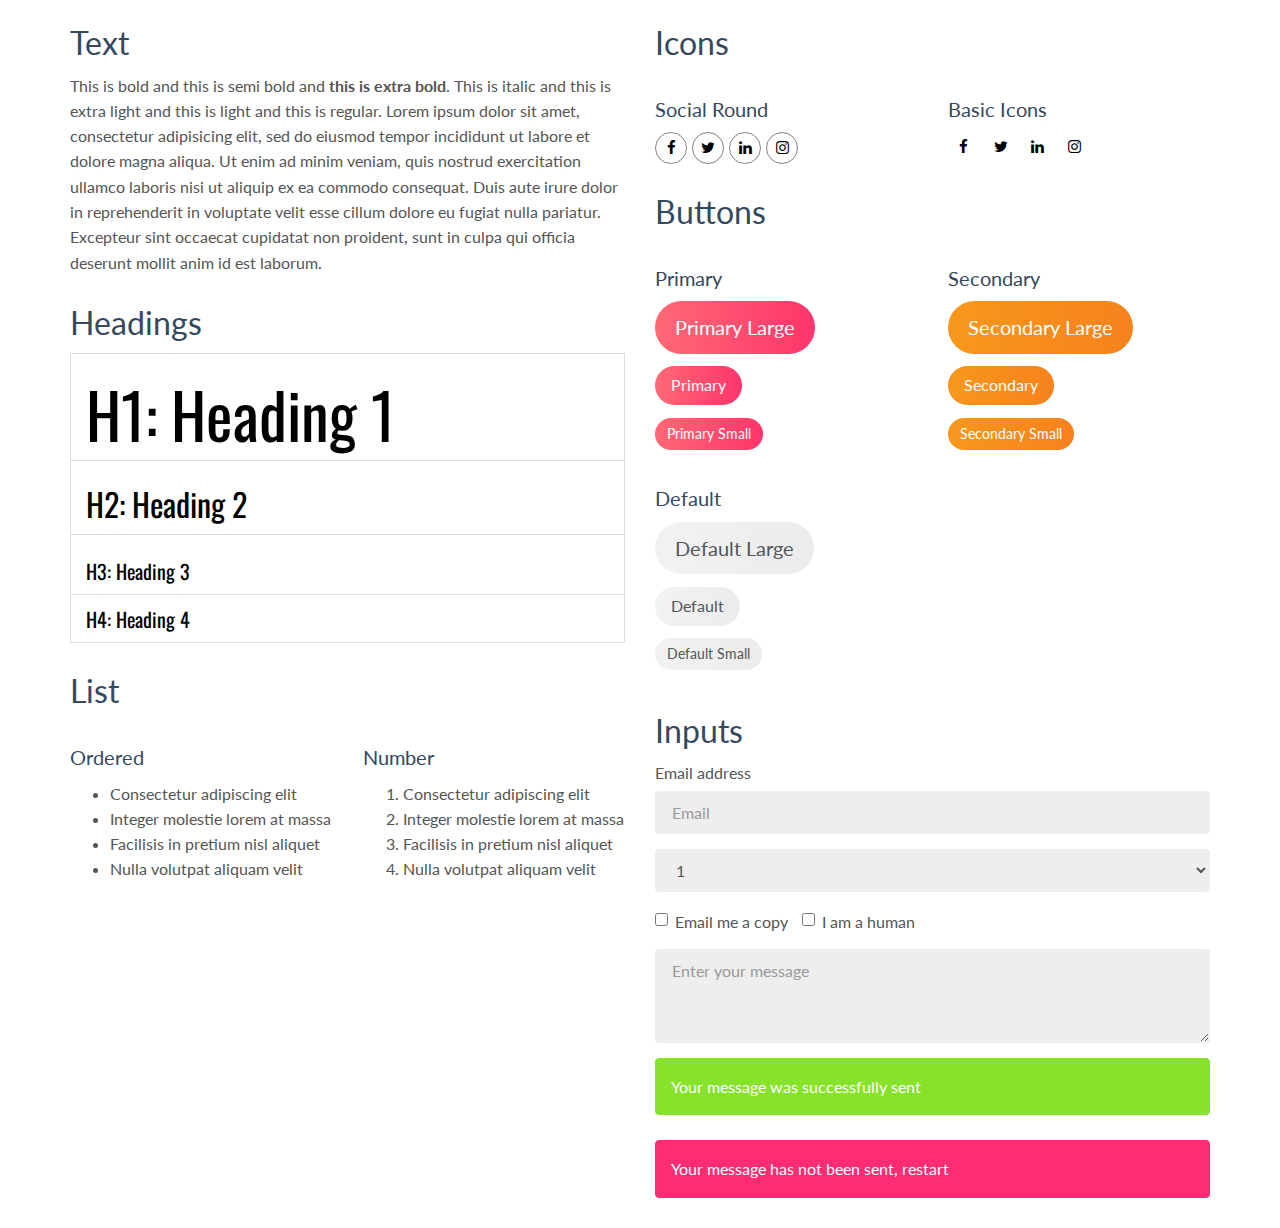
<file: components.html>
<!DOCTYPE html>
<html lang="en">

<head>
  <meta charset="UTF-8">
  <meta content="IE=edge" http-equiv="X-UA-Compatible">
  <meta content="width=device-width,initial-scale=1" name="viewport">
  <meta content="description" name="description">
  <meta name="google" content="notranslate" />
  <meta content="Mashup templates have been developped by Orson.io team" name="author">

  <!-- Disable tap highlight on IE -->
  <meta name="msapplication-tap-highlight" content="no">
  
  <link rel="apple-touch-icon" sizes="180x180" href="./assets/apple-icon-180x180.png">
  <link href="./assets/favicon.ico" rel="icon">

  <title>Title page</title>  

<link href="./main.d8e0d294.css" rel="stylesheet"></head>

<body class="white">


<!-- Add your site or app content here -->
  <div class="container">
    <div class="row">
      <div class="col-xs-12 col-md-6">

        <div class="template-example">
          <h2 class="template-title-example">Text</h2>
          <p>This is bold and this is semi bold and <b>this is extra bold</b>. This is italic and this is extra light and this is light
          and this is regular. Lorem ipsum dolor sit amet, consectetur adipisicing elit, sed do eiusmod
          tempor incididunt ut labore et dolore magna aliqua. Ut enim ad minim veniam,
          quis nostrud exercitation ullamco laboris nisi ut aliquip ex ea commodo
          consequat. Duis aute irure dolor in reprehenderit in voluptate velit esse
          cillum dolore eu fugiat nulla pariatur. Excepteur sint occaecat cupidatat non
          proident, sunt in culpa qui officia deserunt mollit anim id est laborum.
          </p>
        </div>

        <div class="template-example">
          <h2 class="template-title-example">Headings</h2>
          
          <table class="table table-bordered">
            <tr><td><h1>H1: Heading 1</h1></td></tr>
            <tr><td><h2>H2: Heading 2</h2></td></tr>
            <tr><td><h3>H3: Heading 3</h3></td></tr>
            <tr><td><h4>H4: Heading 4</h4></td></tr>
          </table>
          
        </div>

        
        <div class="template-example">
          <h2 class="template-title-example">List</h2>
          <div class="row">
            <div class="col-md-6">
              <h3 class="template-title-example">Ordered</h3>
              <ul>
                <li>Consectetur adipiscing elit</li>
                <li>Integer molestie lorem at massa</li>
                <li>Facilisis in pretium nisl aliquet</li>
                <li>Nulla volutpat aliquam velit</li>
              </ul>
            </div>
            <div class="col-md-6">
              <h3 class="template-title-example">Number</h3>
              <ol>
                <li>Consectetur adipiscing elit</li>
                <li>Integer molestie lorem at massa</li>
                <li>Facilisis in pretium nisl aliquet</li>
                <li>Nulla volutpat aliquam velit</li>
              </ol>
            </div>
          </div>
        </div>
        
      </div>

      <div class="col-xs-12 col-md-6">
        <div class="template-example">
          <h2 class="template-title-example">Icons</h2>
          
          <div class="row">
            <div class="col-md-6">
              <h3 class="template-title-example">Social Round</h2>
              <ul class="list-icons">
                <li>
                  <a href="" class="social-round-icon fa-icon">
                    <i class="fa fa-facebook"></i>
                  </a>
                </li>
                <li>
                  <a href="" class="social-round-icon fa-icon">
                    <i class="fa fa-twitter"></i>
                  </a>
                </li>
                <li>
                  <a href="" class="social-round-icon fa-icon">
                    <i class="fa fa-linkedin"></i>
                  </a>
                </li>
                <li>
                  <a href="" class="social-round-icon fa-icon">
                    <i class="fa fa-instagram"></i>
                  </a>
                </li>
              </ul>
            </div>
            <div class="col-md-6">
               <h3 class="template-title-example">Basic Icons</h2>
                <ul class="list-icons">
                  <li>
                    <span class="fa-icon">
                      <i class="fa fa-facebook"></i>
                    </span>
                  </li>
                  <li>
                    <span class="fa-icon">
                      <i class="fa fa-twitter"></i>
                    </span>
                  </li>
                  <li>
                    <span class="fa-icon">
                      <i class="fa fa-linkedin"></i>
                    </span>
                  </li>
                  <li>
                    <span class="fa-icon">
                      <i class="fa fa-instagram"></i>
                    </span>
                  </li>
                </ul>
            </div>

          </div>


          


        </div>

        <div class="template-example">
          <h2 class="template-title-example">Buttons</h2>
          <div class="row">
            <div class="col-md-6">
              <h3 class="template-title-example">Primary</h2>
              <div class="row">
                  <div class="col-md-6">
                  <p><a href="" class="btn btn-primary btn-lg">Primary Large</a></p>
                  <p><a href="" class="btn btn-primary">Primary </a></p>
                  <p><a href="" class="btn btn-primary btn-sm">Primary Small</a></p>
                </div>
              </div>

              <h3 class="template-title-example">Default</h2>
              <div class="row">
                  <div class="col-md-6">
                  <p><a href="" class="btn btn-default btn-lg">Default Large</a></p>
                  <p><a href="" class="btn btn-default">Default </a></p>
                  <p><a href="" class="btn btn-default btn-sm">Default Small</a></p>
                </div>
              </div>

            </div>

            <div class="col-md-6">
              <h3 class="template-title-example">Secondary</h2>
              <div class="row">
                  <div class="col-md-6">
                  <p><a href="" class="btn btn-info btn-lg">Secondary Large</a></p>
                  <p><a href="" class="btn btn-info">Secondary </a></p>
                  <p><a href="" class="btn btn-info btn-sm">Secondary Small</a></p>
                </div>
              </div>
            </div>
          </div>
        </div>
        
        <div class="template-example">
          <h2 class="template-title-example">Inputs</h2>

            <div class="form-group">
              <label for="exampleInputEmail1">Email address</label>
              <input type="email" class="form-control" id="exampleInputEmail1" placeholder="Email">
            </div>

            <div class="form-group">
              <select class="form-control">
                <option>1</option>
                <option>2</option>
                <option>3</option>
                <option>4</option>
                <option>5</option>
              </select>
            </div>

            <div class="form-group">
              <label class="checkbox-inline">
                <input 
                type="checkbox" id="inlineCheckbox1" value="option1"> Email me a copy
              </label>
              <label class="checkbox-inline">
                <input type="checkbox" id="inlineCheckbox2" value="option2"> I am a human
              </label>
            </div>

            <div class="form-group">
              <textarea class="form-control" rows="3" placeholder="Enter your message"></textarea>
            </div>
            
            <div class="alert alert-success" role="alert">Your message was successfully sent</div>
            <div class="alert alert-danger" role="alert">Your message has not been sent, restart</div>
        </div>




      </div>
    </div>
  </div>

<script type="text/javascript" src="./main.bc58148c.js"></script>
</file>
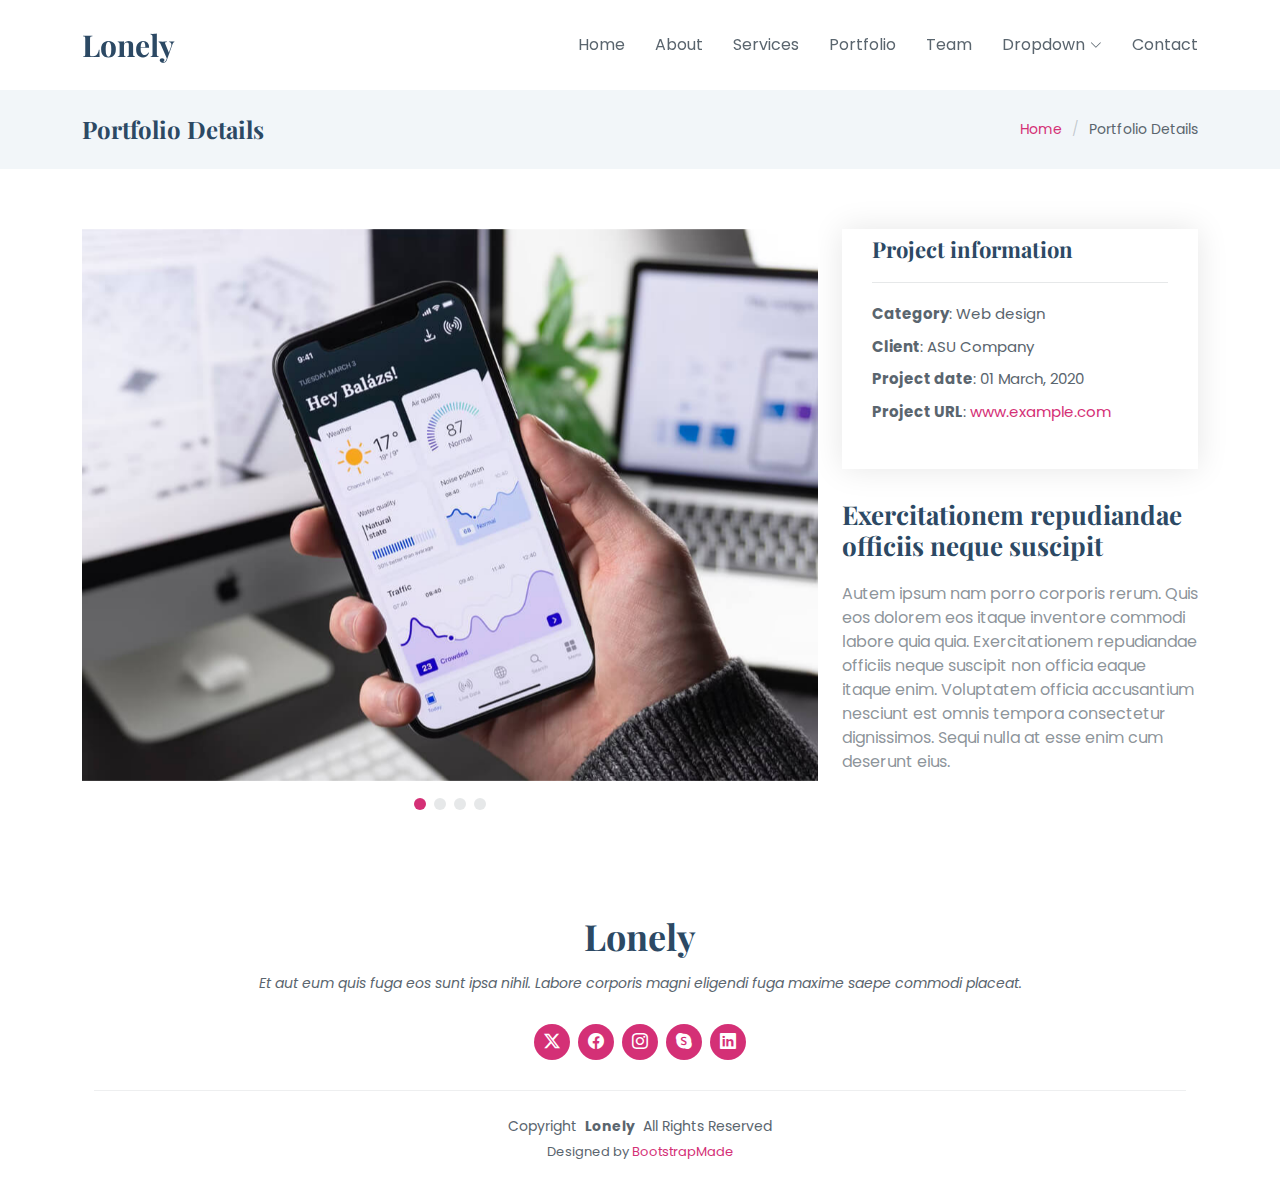
<file: portfolio-details.html>
<!DOCTYPE html>
<html lang="en">

<head>
  <meta charset="utf-8">
  <meta content="width=device-width, initial-scale=1.0" name="viewport">
  <title>Portfolio Details - Lonely Bootstrap Template</title>
  <meta name="description" content="">
  <meta name="keywords" content="">

  <!-- Favicons -->
  <link href="assets/img/favicon.png" rel="icon">
  <link href="assets/img/apple-touch-icon.png" rel="apple-touch-icon">

  <!-- Fonts -->
  <link href="https://fonts.googleapis.com" rel="preconnect">
  <link href="https://fonts.gstatic.com" rel="preconnect" crossorigin>
  <link href="https://fonts.googleapis.com/css2?family=Roboto:ital,wght@0,100;0,300;0,400;0,500;0,700;0,900;1,100;1,300;1,400;1,500;1,700;1,900&family=Poppins:ital,wght@0,100;0,200;0,300;0,400;0,500;0,600;0,700;0,800;0,900;1,100;1,200;1,300;1,400;1,500;1,600;1,700;1,800;1,900&family=Playfair+Display:ital,wght@0,400;0,500;0,600;0,700;0,800;0,900;1,400;1,500;1,600;1,700;1,800;1,900&display=swap" rel="stylesheet">

  <!-- Vendor CSS Files -->
  <link href="assets/vendor/bootstrap/css/bootstrap.min.css" rel="stylesheet">
  <link href="assets/vendor/bootstrap-icons/bootstrap-icons.css" rel="stylesheet">
  <link href="assets/vendor/aos/aos.css" rel="stylesheet">
  <link href="assets/vendor/glightbox/css/glightbox.min.css" rel="stylesheet">
  <link href="assets/vendor/swiper/swiper-bundle.min.css" rel="stylesheet">

  <!-- Main CSS File -->
  <link href="assets/css/main.css" rel="stylesheet">

  <!-- =======================================================
  * Template Name: Lonely
  * Template URL: https://bootstrapmade.com/free-html-bootstrap-template-lonely/
  * Updated: Aug 07 2024 with Bootstrap v5.3.3
  * Author: BootstrapMade.com
  * License: https://bootstrapmade.com/license/
  ======================================================== -->
</head>

<body class="portfolio-details-page">

  <header id="header" class="header d-flex align-items-center sticky-top">
    <div class="container-fluid container-xl position-relative d-flex align-items-center justify-content-between">

      <a href="index.html" class="logo d-flex align-items-center">
        <!-- Uncomment the line below if you also wish to use an image logo -->
        <!-- <img src="assets/img/logo.png" alt=""> -->
        <h1 class="sitename">Lonely</h1>
      </a>

      <nav id="navmenu" class="navmenu">
        <ul>
          <li><a href="#hero">Home</a></li>
          <li><a href="#about">About</a></li>
          <li><a href="#services">Services</a></li>
          <li><a href="#portfolio">Portfolio</a></li>
          <li><a href="#team">Team</a></li>
          <li class="dropdown"><a href="#"><span>Dropdown</span> <i class="bi bi-chevron-down toggle-dropdown"></i></a>
            <ul>
              <li><a href="#">Dropdown 1</a></li>
              <li class="dropdown"><a href="#"><span>Deep Dropdown</span> <i class="bi bi-chevron-down toggle-dropdown"></i></a>
                <ul>
                  <li><a href="#">Deep Dropdown 1</a></li>
                  <li><a href="#">Deep Dropdown 2</a></li>
                  <li><a href="#">Deep Dropdown 3</a></li>
                  <li><a href="#">Deep Dropdown 4</a></li>
                  <li><a href="#">Deep Dropdown 5</a></li>
                </ul>
              </li>
              <li><a href="#">Dropdown 2</a></li>
              <li><a href="#">Dropdown 3</a></li>
              <li><a href="#">Dropdown 4</a></li>
            </ul>
          </li>
          <li><a href="#contact">Contact</a></li>
        </ul>
        <i class="mobile-nav-toggle d-xl-none bi bi-list"></i>
      </nav>

    </div>
  </header>

  <main class="main">

    <!-- Page Title -->
    <div class="page-title light-background">
      <div class="container d-lg-flex justify-content-between align-items-center">
        <h1 class="mb-2 mb-lg-0">Portfolio Details</h1>
        <nav class="breadcrumbs">
          <ol>
            <li><a href="index.html">Home</a></li>
            <li class="current">Portfolio Details</li>
          </ol>
        </nav>
      </div>
    </div><!-- End Page Title -->

    <!-- Portfolio Details Section -->
    <section id="portfolio-details" class="portfolio-details section">

      <div class="container" data-aos="fade-up" data-aos-delay="100">

        <div class="row gy-4">

          <div class="col-lg-8">
            <div class="portfolio-details-slider swiper init-swiper">

              <script type="application/json" class="swiper-config">
                {
                  "loop": true,
                  "speed": 600,
                  "autoplay": {
                    "delay": 5000
                  },
                  "slidesPerView": "auto",
                  "pagination": {
                    "el": ".swiper-pagination",
                    "type": "bullets",
                    "clickable": true
                  }
                }
              </script>

              <div class="swiper-wrapper align-items-center">

                <div class="swiper-slide">
                  <img src="assets/img/portfolio/app-1.jpg" alt="">
                </div>

                <div class="swiper-slide">
                  <img src="assets/img/portfolio/product-1.jpg" alt="">
                </div>

                <div class="swiper-slide">
                  <img src="assets/img/portfolio/branding-1.jpg" alt="">
                </div>

                <div class="swiper-slide">
                  <img src="assets/img/portfolio/books-1.jpg" alt="">
                </div>

              </div>
              <div class="swiper-pagination"></div>
            </div>
          </div>

          <div class="col-lg-4">
            <div class="portfolio-info" data-aos="fade-up" data-aos-delay="200">
              <h3>Project information</h3>
              <ul>
                <li><strong>Category</strong>: Web design</li>
                <li><strong>Client</strong>: ASU Company</li>
                <li><strong>Project date</strong>: 01 March, 2020</li>
                <li><strong>Project URL</strong>: <a href="#">www.example.com</a></li>
              </ul>
            </div>
            <div class="portfolio-description" data-aos="fade-up" data-aos-delay="300">
              <h2>Exercitationem repudiandae officiis neque suscipit</h2>
              <p>
                Autem ipsum nam porro corporis rerum. Quis eos dolorem eos itaque inventore commodi labore quia quia. Exercitationem repudiandae officiis neque suscipit non officia eaque itaque enim. Voluptatem officia accusantium nesciunt est omnis tempora consectetur dignissimos. Sequi nulla at esse enim cum deserunt eius.
              </p>
            </div>
          </div>

        </div>

      </div>

    </section><!-- /Portfolio Details Section -->

  </main>

  <footer id="footer" class="footer light-background">
    <div class="container">
      <h3 class="sitename">Lonely</h3>
      <p>Et aut eum quis fuga eos sunt ipsa nihil. Labore corporis magni eligendi fuga maxime saepe commodi placeat.</p>
      <div class="social-links d-flex justify-content-center">
        <a href=""><i class="bi bi-twitter-x"></i></a>
        <a href=""><i class="bi bi-facebook"></i></a>
        <a href=""><i class="bi bi-instagram"></i></a>
        <a href=""><i class="bi bi-skype"></i></a>
        <a href=""><i class="bi bi-linkedin"></i></a>
      </div>
      <div class="container">
        <div class="copyright">
          <span>Copyright</span> <strong class="px-1 sitename">Lonely</strong> <span>All Rights Reserved</span>
        </div>
        <div class="credits">
          <!-- All the links in the footer should remain intact. -->
          <!-- You can delete the links only if you've purchased the pro version. -->
          <!-- Licensing information: https://bootstrapmade.com/license/ -->
          <!-- Purchase the pro version with working PHP/AJAX contact form: [buy-url] -->
          Designed by <a href="https://bootstrapmade.com/">BootstrapMade</a>
        </div>
      </div>
    </div>
  </footer>

  <!-- Scroll Top -->
  <a href="#" id="scroll-top" class="scroll-top d-flex align-items-center justify-content-center"><i class="bi bi-arrow-up-short"></i></a>

  <!-- Preloader -->
  <div id="preloader"></div>

  <!-- Vendor JS Files -->
  <script src="assets/vendor/bootstrap/js/bootstrap.bundle.min.js"></script>
  <script src="assets/vendor/php-email-form/validate.js"></script>
  <script src="assets/vendor/aos/aos.js"></script>
  <script src="assets/vendor/waypoints/noframework.waypoints.js"></script>
  <script src="assets/vendor/glightbox/js/glightbox.min.js"></script>
  <script src="assets/vendor/imagesloaded/imagesloaded.pkgd.min.js"></script>
  <script src="assets/vendor/isotope-layout/isotope.pkgd.min.js"></script>
  <script src="assets/vendor/swiper/swiper-bundle.min.js"></script>

  <!-- Main JS File -->
  <script src="assets/js/main.js"></script>

</body>

</html>
</file>
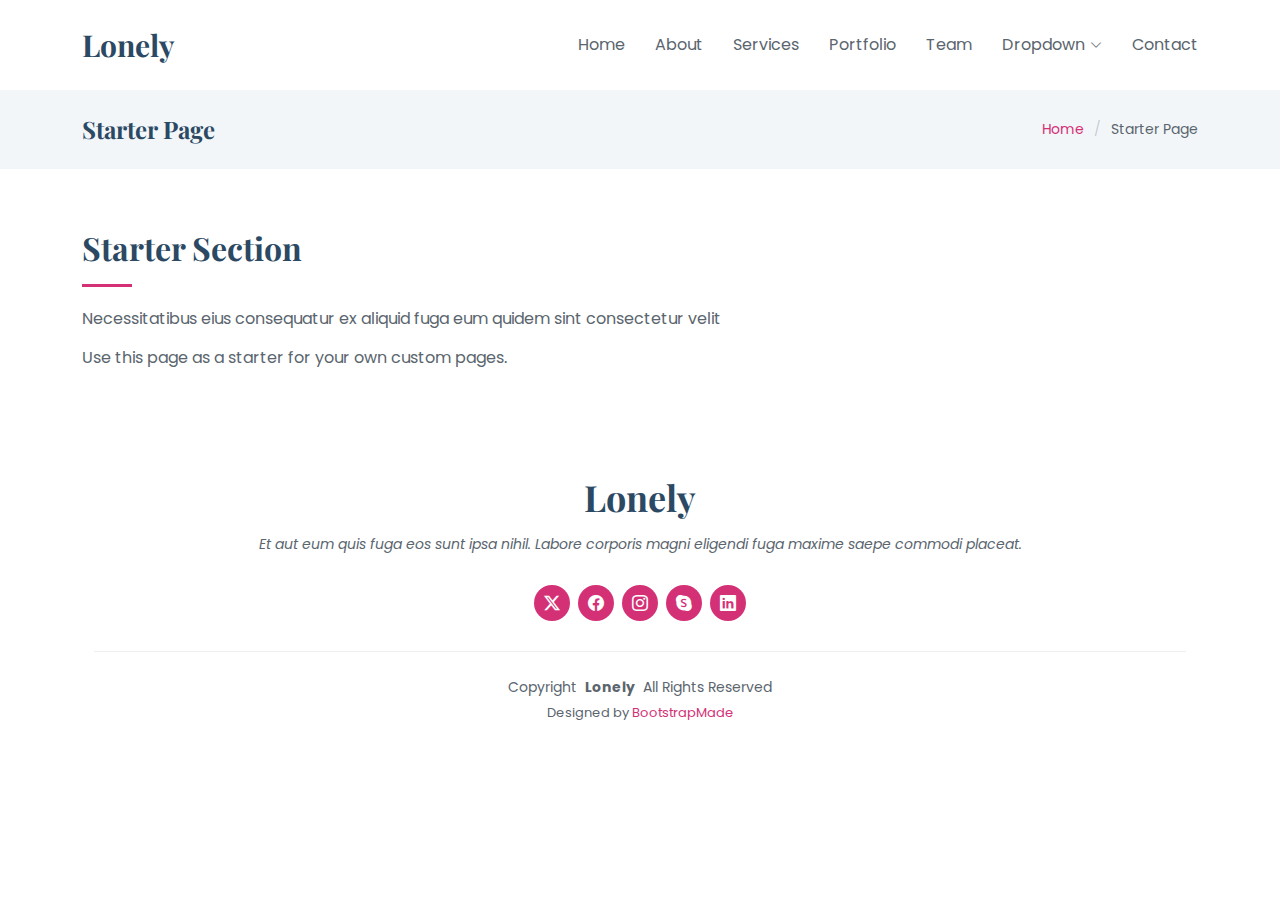
<file: starter-page.html>
<!DOCTYPE html>
<html lang="en">

<head>
  <meta charset="utf-8">
  <meta content="width=device-width, initial-scale=1.0" name="viewport">
  <title>Starter Page - Lonely Bootstrap Template</title>
  <meta name="description" content="">
  <meta name="keywords" content="">

  <!-- Favicons -->
  <link href="assets/img/favicon.png" rel="icon">
  <link href="assets/img/apple-touch-icon.png" rel="apple-touch-icon">

  <!-- Fonts -->
  <link href="https://fonts.googleapis.com" rel="preconnect">
  <link href="https://fonts.gstatic.com" rel="preconnect" crossorigin>
  <link href="https://fonts.googleapis.com/css2?family=Roboto:ital,wght@0,100;0,300;0,400;0,500;0,700;0,900;1,100;1,300;1,400;1,500;1,700;1,900&family=Poppins:ital,wght@0,100;0,200;0,300;0,400;0,500;0,600;0,700;0,800;0,900;1,100;1,200;1,300;1,400;1,500;1,600;1,700;1,800;1,900&family=Playfair+Display:ital,wght@0,400;0,500;0,600;0,700;0,800;0,900;1,400;1,500;1,600;1,700;1,800;1,900&display=swap" rel="stylesheet">

  <!-- Vendor CSS Files -->
  <link href="assets/vendor/bootstrap/css/bootstrap.min.css" rel="stylesheet">
  <link href="assets/vendor/bootstrap-icons/bootstrap-icons.css" rel="stylesheet">
  <link href="assets/vendor/aos/aos.css" rel="stylesheet">
  <link href="assets/vendor/glightbox/css/glightbox.min.css" rel="stylesheet">
  <link href="assets/vendor/swiper/swiper-bundle.min.css" rel="stylesheet">

  <!-- Main CSS File -->
  <link href="assets/css/main.css" rel="stylesheet">

  <!-- =======================================================
  * Template Name: Lonely
  * Template URL: https://bootstrapmade.com/free-html-bootstrap-template-lonely/
  * Updated: Aug 07 2024 with Bootstrap v5.3.3
  * Author: BootstrapMade.com
  * License: https://bootstrapmade.com/license/
  ======================================================== -->
</head>

<body class="starter-page-page">

  <header id="header" class="header d-flex align-items-center sticky-top">
    <div class="container-fluid container-xl position-relative d-flex align-items-center justify-content-between">

      <a href="index.html" class="logo d-flex align-items-center">
        <!-- Uncomment the line below if you also wish to use an image logo -->
        <!-- <img src="assets/img/logo.png" alt=""> -->
        <h1 class="sitename">Lonely</h1>
      </a>

      <nav id="navmenu" class="navmenu">
        <ul>
          <li><a href="#hero">Home</a></li>
          <li><a href="#about">About</a></li>
          <li><a href="#services">Services</a></li>
          <li><a href="#portfolio">Portfolio</a></li>
          <li><a href="#team">Team</a></li>
          <li class="dropdown"><a href="#"><span>Dropdown</span> <i class="bi bi-chevron-down toggle-dropdown"></i></a>
            <ul>
              <li><a href="#">Dropdown 1</a></li>
              <li class="dropdown"><a href="#"><span>Deep Dropdown</span> <i class="bi bi-chevron-down toggle-dropdown"></i></a>
                <ul>
                  <li><a href="#">Deep Dropdown 1</a></li>
                  <li><a href="#">Deep Dropdown 2</a></li>
                  <li><a href="#">Deep Dropdown 3</a></li>
                  <li><a href="#">Deep Dropdown 4</a></li>
                  <li><a href="#">Deep Dropdown 5</a></li>
                </ul>
              </li>
              <li><a href="#">Dropdown 2</a></li>
              <li><a href="#">Dropdown 3</a></li>
              <li><a href="#">Dropdown 4</a></li>
            </ul>
          </li>
          <li><a href="#contact">Contact</a></li>
        </ul>
        <i class="mobile-nav-toggle d-xl-none bi bi-list"></i>
      </nav>

    </div>
  </header>

  <main class="main">

    <!-- Page Title -->
    <div class="page-title light-background">
      <div class="container d-lg-flex justify-content-between align-items-center">
        <h1 class="mb-2 mb-lg-0">Starter Page</h1>
        <nav class="breadcrumbs">
          <ol>
            <li><a href="index.html">Home</a></li>
            <li class="current">Starter Page</li>
          </ol>
        </nav>
      </div>
    </div><!-- End Page Title -->

    <!-- Starter Section Section -->
    <section id="starter-section" class="starter-section section">

      <!-- Section Title -->
      <div class="container section-title" data-aos="fade-up">
        <h2>Starter Section</h2>
        <p>Necessitatibus eius consequatur ex aliquid fuga eum quidem sint consectetur velit</p>
      </div><!-- End Section Title -->

      <div class="container" data-aos="fade-up">
        <p>Use this page as a starter for your own custom pages.</p>
      </div>

    </section><!-- /Starter Section Section -->

  </main>

  <footer id="footer" class="footer light-background">
    <div class="container">
      <h3 class="sitename">Lonely</h3>
      <p>Et aut eum quis fuga eos sunt ipsa nihil. Labore corporis magni eligendi fuga maxime saepe commodi placeat.</p>
      <div class="social-links d-flex justify-content-center">
        <a href=""><i class="bi bi-twitter-x"></i></a>
        <a href=""><i class="bi bi-facebook"></i></a>
        <a href=""><i class="bi bi-instagram"></i></a>
        <a href=""><i class="bi bi-skype"></i></a>
        <a href=""><i class="bi bi-linkedin"></i></a>
      </div>
      <div class="container">
        <div class="copyright">
          <span>Copyright</span> <strong class="px-1 sitename">Lonely</strong> <span>All Rights Reserved</span>
        </div>
        <div class="credits">
          <!-- All the links in the footer should remain intact. -->
          <!-- You can delete the links only if you've purchased the pro version. -->
          <!-- Licensing information: https://bootstrapmade.com/license/ -->
          <!-- Purchase the pro version with working PHP/AJAX contact form: [buy-url] -->
          Designed by <a href="https://bootstrapmade.com/">BootstrapMade</a>
        </div>
      </div>
    </div>
  </footer>

  <!-- Scroll Top -->
  <a href="#" id="scroll-top" class="scroll-top d-flex align-items-center justify-content-center"><i class="bi bi-arrow-up-short"></i></a>

  <!-- Preloader -->
  <div id="preloader"></div>

  <!-- Vendor JS Files -->
  <script src="assets/vendor/bootstrap/js/bootstrap.bundle.min.js"></script>
  <script src="assets/vendor/php-email-form/validate.js"></script>
  <script src="assets/vendor/aos/aos.js"></script>
  <script src="assets/vendor/waypoints/noframework.waypoints.js"></script>
  <script src="assets/vendor/glightbox/js/glightbox.min.js"></script>
  <script src="assets/vendor/imagesloaded/imagesloaded.pkgd.min.js"></script>
  <script src="assets/vendor/isotope-layout/isotope.pkgd.min.js"></script>
  <script src="assets/vendor/swiper/swiper-bundle.min.js"></script>

  <!-- Main JS File -->
  <script src="assets/js/main.js"></script>

</body>

</html>
</file>
<file: assets/css/main.css>
/* Fonts */
:root {
  --default-font: "Poppins",  sans-serif, -apple-system, "Segoe UI", Roboto, "Helvetica Neue", Arial, "Noto Sans", "Liberation Sans", sans-serif, "Apple Color Emoji", "Segoe UI Emoji", "Segoe UI Symbol", "Noto Color Emoji";
  --heading-font: "Playfair Display",  sans-serif;
  --nav-font: "Poppins",  sans-serif;
}

/* Global Colors - The following color variables are used throughout the website. Updating them here will change the color scheme of the entire website */
:root { 
  --background-color: #ffffff; /* Background color for the entire website, including individual sections */
  --default-color: #5a656e; /* Default color used for the majority of the text content across the entire website */
  --heading-color: #2c4964; /* Color for headings, subheadings and title throughout the website */
  --accent-color: #d43076; /* Accent color that represents your brand on the website. It's used for buttons, links, and other elements that need to stand out */
  --surface-color: #ffffff; /* The surface color is used as a background of boxed elements within sections, such as cards, icon boxes, or other elements that require a visual separation from the global background. */
  --contrast-color: #ffffff; /* Contrast color for text, ensuring readability against backgrounds of accent, heading, or default colors. */
}

/* Nav Menu Colors - The following color variables are used specifically for the navigation menu. They are separate from the global colors to allow for more customization options */
:root {
  --nav-color: #5a656e;  /* The default color of the main navmenu links */
  --nav-hover-color: #d43076; /* Applied to main navmenu links when they are hovered over or active */
  --nav-mobile-background-color: #ffffff; /* Used as the background color for mobile navigation menu */
  --nav-dropdown-background-color: #ffffff; /* Used as the background color for dropdown items that appear when hovering over primary navigation items */
  --nav-dropdown-color: #5a656e; /* Used for navigation links of the dropdown items in the navigation menu. */
  --nav-dropdown-hover-color: #d43076; /* Similar to --nav-hover-color, this color is applied to dropdown navigation links when they are hovered over. */
}

/* Color Presets - These classes override global colors when applied to any section or element, providing reuse of the sam color scheme. */

.light-background {
  --background-color: #f2f6f9;
  --surface-color: #ffffff;
}

.dark-background {
  --background-color: #060606;
  --default-color: #ffffff;
  --heading-color: #ffffff;
  --surface-color: #252525;
  --contrast-color: #ffffff;
}

/* Smooth scroll */
:root {
  scroll-behavior: smooth;
}

/*--------------------------------------------------------------
# General Styling & Shared Classes
--------------------------------------------------------------*/
body {
  color: var(--default-color);
  background-color: var(--background-color);
  font-family: var(--default-font);
}

a {
  color: var(--accent-color);
  text-decoration: none;
  transition: 0.3s;
}

a:hover {
  color: color-mix(in srgb, var(--accent-color), transparent 25%);
  text-decoration: none;
}

h1,
h2,
h3,
h4,
h5,
h6 {
  color: var(--heading-color);
  font-family: var(--heading-font);
}

.designation
{
margin-left: 10px;
}

.link {
  font-size: 1rem;  
  color:#5a656e; ;
  text-decoration: none;
  position: relative;
}
.link span,
.link i {
  position: relative;
}
.link i {
  margin-left: 0.5em;
}
.link .color {
  width: 1em;
  height: 2em;
  border-radius: 1em;
  background-color: #e4e2e7;
  position: absolute;
  top: 50%;
  transform: translatey(-50%);
  left: -0.65em;
}

.readMore{
  font-family: "Poppins", sans-serif;
  width: 22%;
  display: flex;
  align-items: center;
  border-radius: 12px;
  justify-content: center;
  /* background-color: #919496; */
}


/* PHP Email Form Messages
------------------------------*/
.php-email-form .error-message {
  display: none;
  background: #df1529;
  color: #ffffff;
  text-align: left;
  padding: 15px;
  margin-bottom: 24px;
  font-weight: 600;
}

.php-email-form .sent-message {
  display: none;
  color: #ffffff;
  background: #059652;
  text-align: center;
  padding: 15px;
  margin-bottom: 24px;
  font-weight: 600;
}

.php-email-form .loading {
  display: none;
  background: var(--surface-color);
  text-align: center;
  padding: 15px;
  margin-bottom: 24px;
}

.php-email-form .loading:before {
  content: "";
  display: inline-block;
  border-radius: 50%;
  width: 24px;
  height: 24px;
  margin: 0 10px -6px 0;
  border: 3px solid var(--accent-color);
  border-top-color: var(--surface-color);
  animation: php-email-form-loading 1s linear infinite;
}

@keyframes php-email-form-loading {
  0% {
    transform: rotate(0deg);
  }

  100% {
    transform: rotate(360deg);
  }
}

@media screen and (max-width: 768px) {
 source{
  width: auto;
 }
}

 @media screen and (max-width >= 450px) {
  source{
   width: 100%;
  }
}

.Savebutton{
  position: relative;
  padding: 1em 2em;
  border-radius: 10px;
	width: 7em;
	/* height: 2.5em; */
	font-family: 'Raleway', sans-serif;
	/* font-size: 2em; */
	/* font-weight: 800; */
	line-height: 1;
  background: linear-gradient(90deg, rgb(212 48 118) 0%, #880E4F 50%, rgb(212 48 118) 100%);
	border: 0;

	outline: none;
	cursor: pointer;
  color: #fff;
}

.getCv{
  position: relative;
  padding: 1em 2em;
  border-radius: 10px;
	width: 14em;
	/* height: 2.5em; */
	font-family: 'Raleway', sans-serif;
	/* font-size: 2em; */
	/* font-weight: 800; */
	line-height: 1;
  background: linear-gradient(90deg, rgb(212 48 118) 0%, #880E4F 50%, rgb(212 48 118) 100%);
	border: 0;

	outline: none;
	cursor: pointer;
  color: #fff;
}


.read-more-button {
	position: relative;
	padding: 1em 2em;
	width: 13em;
	/* height: 2.5em; */
	font-family: 'Raleway', sans-serif;
	/* font-size: 2em; */
	/* font-weight: 800; */
	line-height: 1;
  background: linear-gradient(90deg, rgb(212 48 118) 0%, #880E4F 50%, rgb(212 48 118) 100%);
	border: 0;
	border-radius: 2em;
	outline: none;
	cursor: pointer;
}
.read-more-button .text {
	position: absolute;
	left: 50%;
	top: 50%;
	/* width: 10em; */
	color: #fff;
	text-align: left;
	transform: translate(-50%, -50%);
}
.read-more-button .arrow {
	position: absolute;
	right: 15%;
	top: 50%;
	width: 1em;
	height: .2em;
	margin-top: -.1em;
	border-radius: .2em;
	background-color: #fff;
	transform: translateX(50%);
}
.read-more-button .arrow::before,
.read-more-button .arrow::after {
	content: '';
	position: absolute;
	right: 0;
	width: 60%;
	height: 100%;
	border-radius: .2em;
	background-color: #fff;
	transform-origin: right center;
}
.read-more-button .arrow::before {
	bottom: -30%;
	transform: rotate(45deg);
}
.read-more-button .arrow::after {
	top: -30%;
	transform: rotate(-45deg);
}

button{
  margin-left: 15px;
}


/*--------------------------------------------------------------
# Global Header
--------------------------------------------------------------*/
.header {
  color: var(--default-color);
  background-color: var(--background-color);
  padding: 15px 0;
  transition: all 0.5s;
  z-index: 997;
}

.header .logo {
  line-height: 1;
}

.header .logo img {
  max-height: 32px;
  margin-right: 8px;
}

.header .logo h1 {
  font-size: 30px;
  margin: 0;
  font-weight: 700;
  color: var(--heading-color);
}

.scrolled .header {
  box-shadow: 0px 0 18px rgba(0, 0, 0, 0.1);
}

.header {
  background: transparent;
  transition: background-color 0.4s ease; /* Smooth transition */
}

/* Optional styles to define height, padding, etc. */
.header.sticky {
  background-color: #ffffff; /* Change to solid color on scroll */
  box-shadow: 0 2px 10px rgba(0, 0, 0, 0.1); /* Optional shadow for better visibility */
}

/* Add sticky positioning to ensure it's always visible */
.sticky-top {
  position: sticky;
  top: 0;
  z-index: 1000;
}


/*--------------------------------------------------------------
# Navigation Menu
--------------------------------------------------------------*/
/* Navmenu - Desktop */
@media (min-width: 1200px) {
  .navmenu {
    padding: 0;
  }

  .navmenu ul {
    margin: 0;
    padding: 0;
    display: flex;
    list-style: none;
    align-items: center;
  }

  .navmenu li {
    position: relative;
  }

  .navmenu a,
  .navmenu a:focus {
    color: var(--nav-color);
    padding: 18px 15px;
    font-size: 16px;
    font-family: var(--nav-font);
    font-weight: 400;
    display: flex;
    align-items: center;
    justify-content: space-between;
    white-space: nowrap;
    transition: 0.3s;
  }

  .navmenu a i,
  .navmenu a:focus i {
    font-size: 12px;
    line-height: 0;
    margin-left: 5px;
    transition: 0.3s;
  }

  .navmenu li:last-child a {
    padding-right: 0;
  }

  .navmenu li:hover>a,
  .navmenu .active,
  .navmenu .active:focus {
    color: var(--nav-hover-color);
  }

  .navmenu .dropdown ul {
    margin: 0;
    padding: 10px 0;
    background: var(--nav-dropdown-background-color);
    display: block;
    position: absolute;
    visibility: hidden;
    left: 14px;
    top: 130%;
    opacity: 0;
    transition: 0.3s;
    border-radius: 4px;
    z-index: 99;
    box-shadow: 0px 0px 30px rgba(0, 0, 0, 0.1);
  }

  .navmenu .dropdown ul li {
    min-width: 200px;
  }

  .navmenu .dropdown ul a {
    padding: 10px 20px;
    font-size: 15px;
    text-transform: none;
    color: var(--nav-dropdown-color);
  }

  .navmenu .dropdown ul a i {
    font-size: 12px;
  }

  .navmenu .dropdown ul a:hover,
  .navmenu .dropdown ul .active:hover,
  .navmenu .dropdown ul li:hover>a {
    color: var(--nav-dropdown-hover-color);
  }

  .navmenu .dropdown:hover>ul {
    opacity: 1;
    top: 100%;
    visibility: visible;
  }

  .navmenu .dropdown .dropdown ul {
    top: 0;
    left: -90%;
    visibility: hidden;
  }

  .navmenu .dropdown .dropdown:hover>ul {
    opacity: 1;
    top: 0;
    left: -100%;
    visibility: visible;
  }

  
}

/* Navmenu - Mobile */
@media (max-width: 1199px) {
  .mobile-nav-toggle {
    color: var(--nav-color);
    font-size: 28px;
    line-height: 0;
    margin-right: 10px;
    cursor: pointer;
    transition: color 0.3s;
  }

  .navmenu {
    padding: 0;
    z-index: 9997;
  }

  .navmenu ul {
    display: none;
    list-style: none;
    position: absolute;
    inset: 60px 20px 20px 20px;
    padding: 10px 0;
    margin: 0;
    border-radius: 6px;
    background-color: var(--nav-mobile-background-color);
    overflow-y: auto;
    transition: 0.3s;
    z-index: 9998;
    box-shadow: 0px 0px 30px rgba(0, 0, 0, 0.1);
  }

  .navmenu a,
  .navmenu a:focus {
    color: var(--nav-dropdown-color);
    padding: 10px 20px;
    font-family: var(--nav-font);
    font-size: 17px;
    font-weight: 500;
    display: flex;
    align-items: center;
    justify-content: space-between;
    white-space: nowrap;
    transition: 0.3s;
  }

  .navmenu a i,
  .navmenu a:focus i {
    font-size: 12px;
    line-height: 0;
    margin-left: 5px;
    width: 30px;
    height: 30px;
    display: flex;
    align-items: center;
    justify-content: center;
    border-radius: 50%;
    transition: 0.3s;
    background-color: color-mix(in srgb, var(--accent-color), transparent 90%);
  }

  .navmenu a i:hover,
  .navmenu a:focus i:hover {
    background-color: var(--accent-color);
    color: var(--contrast-color);
  }

  .navmenu a:hover,
  .navmenu .active,
  .navmenu .active:focus {
    color: var(--nav-dropdown-hover-color);
  }

  .navmenu .active i,
  .navmenu .active:focus i {
    background-color: var(--accent-color);
    color: var(--contrast-color);
    transform: rotate(180deg);
  }

  .navmenu .dropdown ul {
    position: static;
    display: none;
    z-index: 99;
    padding: 10px 0;
    margin: 10px 20px;
    background-color: var(--nav-dropdown-background-color);
    border: 1px solid color-mix(in srgb, var(--default-color), transparent 90%);
    box-shadow: none;
    transition: all 0.5s ease-in-out;
  }

  .navmenu .dropdown ul ul {
    background-color: rgba(33, 37, 41, 0.1);
  }

  .navmenu .dropdown>.dropdown-active {
    display: block;
    background-color: rgba(33, 37, 41, 0.03);
  }

  .mobile-nav-active {
    overflow: hidden;
  }

  .mobile-nav-active .mobile-nav-toggle {
    color: #fff;
    position: absolute;
    font-size: 32px;
    top: 15px;
    right: 15px;
    margin-right: 0;
    z-index: 9999;
  }

  .mobile-nav-active .navmenu {
    position: fixed;
    overflow: hidden;
    inset: 0;
    background: rgba(33, 37, 41, 0.8);
    transition: 0.3s;
  }

  .mobile-nav-active .navmenu>ul {
    display: block;
  }
}

@media (max-width: 576px) {
  .textA, .textB {
    font-size: 14px; /* Smaller text for smaller screens */
  }
}

/*--------------------------------------------------------------
# Global Footer
--------------------------------------------------------------*/
.footer {
  /* color: var(--default-color); */
  /* background-image: url('../img/india.png'); */
  width: 100%;
  background-size: 100% 100%;
  background-repeat: no-repeat;
  font-size: 14px;
  text-align: center;

  padding: 30px 0;
  position: relative;
}

.footer h3 {
  font-size: 36px;
  font-weight: 700;
  position: relative;
  padding: 0;
  margin: 0 0 15px 0;
}

.footer p {
  font-size: 15;
  font-style: italic;
  padding: 0;
  margin: 0 0 30px 0;
}

.footer .social-links {
  margin: 0 0 30px 0;
}

.footer .social-links a {
  font-size: 16px;
  display: flex;
  align-items: center;
  justify-content: center;
  background: var(--accent-color);
  color: var(--contrast-color);
  line-height: 1;
  margin: 0 4px;
  border-radius: 50%;
  text-align: center;
  width: 36px;
  height: 36px;
  transition: 0.3s;
}

.footer .social-links a:hover {
  background: color-mix(in srgb, var(--accent-color), transparent 20%);
  text-decoration: none;
}

.footer .copyright {
  padding-top: 25px;
  border-top: 1px solid color-mix(in srgb, var(--default-color), transparent 90%);
}

.footer .credits {
  font-size: 13px;
  padding-top: 5px;
}

/*--------------------------------------------------------------
# Preloader
--------------------------------------------------------------*/
#preloader {
  position: fixed;
  inset: 0;
  z-index: 999999;
  overflow: hidden;
  background: var(--background-color);
  transition: all 0.6s ease-out;
}

#preloader:before {
  content: "";
  position: fixed;
  top: calc(50% - 30px);
  left: calc(50% - 30px);
  border: 6px solid #ffffff;
  border-color: var(--accent-color) transparent var(--accent-color) transparent;
  border-radius: 50%;
  width: 60px;
  height: 60px;
  animation: animate-preloader 1.5s linear infinite;
}

@keyframes animate-preloader {
  0% {
    transform: rotate(0deg);
  }

  100% {
    transform: rotate(360deg);
  }
}

/*--------------------------------------------------------------
# Scroll Top Button
--------------------------------------------------------------*/
.scroll-top {
  position: fixed;
  visibility: hidden;
  opacity: 0;
  right: 15px;
  bottom: 15px;
  z-index: 99999;
  background-color: var(--accent-color);
  width: 40px;
  height: 40px;
  border-radius: 4px;
  transition: all 0.4s;
}

.scroll-top i {
  font-size: 24px;
  color: var(--contrast-color);
  line-height: 0;
}

.scroll-top:hover {
  background-color: color-mix(in srgb, var(--accent-color), transparent 20%);
  color: var(--contrast-color);
}

.scroll-top.active {
  visibility: visible;
  opacity: 1;
}

/*--------------------------------------------------------------
# Disable aos animation delay on mobile devices
--------------------------------------------------------------*/
@media screen and (max-width: 768px) {
  [data-aos-delay] {
    transition-delay: 0 !important;
  }

  
}

/*--------------------------------------------------------------
# Global Page Titles & Breadcrumbs
--------------------------------------------------------------*/
.page-title {
  color: var(--default-color);
  background-color: var(--background-color);
  padding: 25px 0;
  position: relative;
}

.page-title h1 {
  font-size: 24px;
  font-weight: 700;
}

.page-title .breadcrumbs ol {
  display: flex;
  flex-wrap: wrap;
  list-style: none;
  padding: 0;
  margin: 0;
  font-size: 14px;
  font-weight: 400;
}

.page-title .breadcrumbs ol li+li {
  padding-left: 10px;
}

.page-title .breadcrumbs ol li+li::before {
  content: "/";
  display: inline-block;
  padding-right: 10px;
  color: color-mix(in srgb, var(--default-color), transparent 70%);
}

/*--------------------------------------------------------------
# Global Sections
--------------------------------------------------------------*/
section,
.section {
  color: var(--default-color);
  background-color: var(--background-color);
  padding: 60px 0;
  scroll-margin-top: 90px;
  overflow: clip;
}

@media (max-width: 1199px) {

  section,
  .section {
    scroll-margin-top: 66px;
  }
}

/*--------------------------------------------------------------
#  Section name
--------------------------------------------------------------*/
.section-name {
  padding-bottom: 15px;
  position: relative;
}

.section-name h1 {
  font-size: 40px;
    font-weight: 700;
    margin-bottom: 17px;
    padding-bottom: 12px;
    position: relative;
}
.section-name h1:after{
content: "";
position: absolute;
display: block;
width: 150px;
height: 3px;
background: var(--accent-color);
left: 0;
right: 0;
bottom: 0;
}
.section-name {
  margin-bottom: 0;
}

h3{
  margin-top: -23px;
  margin-bottom: auto;
}

/*--------------------------------------------------------------
# Global Section Titles
--------------------------------------------------------------*/
.section-title {
  padding-bottom: 15px;
  position: relative;
}

.section-title h2 {
  font-size: 32px;
  font-weight: 700;
  margin-bottom: 20px;
  padding-bottom: 20px;
  position: relative;
}

.section-title h2:after {
  content: "";
  position: absolute;
  display: block;
  width: 50px;
  height: 3px;
  background: var(--accent-color);
  left: 0;
  right: 0;
  bottom: 0;
}

.section-title p {
  margin-bottom: 0;
}

/*--------------------------------------------------------------
# Hero Section
--------------------------------------------------------------*/
#background-video {
  position: absolute;
  top: 0;
  left: 0;
  width: 100%;
  height: 100%;
  object-fit: cover;
 
}

.hero {
  width: 100%;
  min-height: 90vh;
  position: relative;
  padding: 120px 0 60px 0;
  display: flex;
  align-items: center;
  justify-content: center;
}
.container {
  z-index: 1; /* Ensure content is above the video */
}


.hero:before {
  content: "";
  background: color-mix(in srgb, var(--background-color), transparent 90%);
  position: absolute;
  inset: 0;
  z-index: 2;
}

.hero img {
  position: absolute;
  inset: 0;
  display: block;
  width: 100%;
  height: 100%;
  object-fit: cover;
  z-index: 1;
}

.hero .container {
  position: relative;
  z-index: 3;
}



@media (max-width: 400px) {
  #background-video {
    width: auto;
    height: 100%;
  }

  #hero {
    height: 80vh; /* Adjust the height if needed */
  }

  .container {
    padding-top: 10vh;
    padding-bottom: 10vh;
  }
}

.hero .btn-scroll {
  transition: 0.4s;
  color: color-mix(in srgb, var(--default-color), transparent 60%);
  display: block;
  margin-top: 30px;
  animation: btn-up-down 1s ease-in-out infinite alternate-reverse both;
}

.hero .btn-scroll i {
  font-size: 48px;
}

.hero .btn-scroll:hover {
  color: var(--accent-color);
}

@keyframes btn-up-down {
  0% {
    transform: translateY(5px);
  }

  100% {
    transform: translateY(-5px);
  }
}

/*--------------------------------------------------------------
# About Section
--------------------------------------------------------------*/
.about .content h2 {
  font-weight: 700;
  font-size: 24px;
}

.about .content ul {
  list-style: none;
  padding: 0;
}

.about .content ul li {
  margin-bottom: 20px;
  display: flex;
  align-items: center;
}

.about .content ul strong {
  margin-right: 10px;
}

.about .content ul i {
  font-size: 16px;
  margin-right: 5px;
  color: var(--accent-color);
  line-height: 0;
}

/*--------------------------------------------------------------
# Skills Section
--------------------------------------------------------------*/
.skills .progress {
  height: 60px;
  display: block;
  background: none;
  border-radius: 0;
}

.skills .progress .skill {
  color: var(--heading-color);
  padding: 0;
  margin: 0 0 6px 0;
  text-transform: uppercase;
  display: block;
  font-weight: 600;
  font-family: var(--heading-font);
}

.skills .progress .skill .val {
  float: right;
  font-style: normal;
}

.skills .progress-bar-wrap {
  background: color-mix(in srgb, var(--default-color), transparent 90%);
  height: 10px;
}

.skills .progress-bar {
  width: 1px;
  height: 10px;
  transition: 0.9s;
  background-color: var(--accent-color);
}

/*--------------------------------------------------------------
# Resume Section
--------------------------------------------------------------*/
.resume .resume-title {
  color: var(--heading-color);
  font-size: 26px;
  font-weight: 700;
  margin-top: 20px;
  margin-bottom: 20px;
}

.resume .resume-item {
  padding: 0 0 20px 20px;
  margin-top: -2px;
  border-left: 2px dotted var(--accent-color);
  position: relative;
}

.resume .resume-item h4 {
  line-height: 18px;
  font-size: 18px;
  font-weight: 600;
  text-transform: uppercase;
  color: color-mix(in srgb, var(--default-color), transparent 20%);
  margin-bottom: 7px;
}

.resume .resume-item h5 {
  font-size: 16px;
  padding: 5px 15px;
  display: inline-block;
  font-weight: 600;
  margin-bottom: 10px;
}

.resume .resume-item ul {
  padding-left: 20px;
}

.resume .resume-item ul li {
  padding-bottom: 10px;
}

.resume .resume-item:last-child {
  padding-bottom: 0;
}

.resume .resume-item::before {
  content: "";
  position: absolute;
  width: 44px;
  height: 44px;
  border-radius: 50px;
  left: -23px;
  top: 0;
  background: var(--background-color);
  border: 2px dotted var(--accent-color);
}
.icon {
  text-align: center;
  width: 50px;
  background: lightgray;
  border-radius: 50%;
  position: relative;
 
}

.bi-mortarboard::before {
  content: "\f6fe";
  position: absolute;
  margin-left: -54px;
  margin-top: 12px;
  --swiper-navigation-size: 10px;
  font-size: 19px;
  color: var(--accent-color);
}

.icon > i {
  margin: 33% auto;
}

.bi-briefcase::before {
  content: "\F1CC";
  position: absolute;
  margin-left: -54px;
  margin-top: 12px;
  --swiper-navigation-size: 10px;
  font-size: 19px;
  color: var(--accent-color);
}





/*--------------------------------------------------------------
# Services Section
--------------------------------------------------------------*/
.services .service-item {
  background-color: var(--surface-color);
  box-shadow: 0px 0 25px 0 rgba(0, 0, 0, 0.1);
  padding: 50px 30px;
  transition: all 0.3s ease-in-out;
  height: 100%;
  position: relative;
  z-index: 1;
}

.services .service-item:before {
  content: "";
  position: absolute;
  background: var(--accent-color);
  inset: 100% 0 0 0;
  transition: all 0.3s;
  z-index: -1;
}

.services .service-item .icon {
  margin-bottom: 10px;
}

.services .service-item .icon i {
  color: var(--accent-color);
  font-size: 36px;
  transition: ease-in-out 0.3s;
}

.services .service-item h4 {
  font-weight: 700;
  margin-bottom: 15px;
  font-size: 20px;
}

.services .service-item h4 a {
  color: var(--heading-color);
  transition: ease-in-out 0.3s;
}

.services .service-item p {
  line-height: 24px;
  font-size: 14px;
  margin-bottom: 0;
  transition: ease-in-out 0.3s;
}

.services .service-item:hover h4 a,
.services .service-item:hover .icon i,
.services .service-item:hover p {
  color: var(--contrast-color);
}

.services .service-item:hover:before {
  background: var(--accent-color);
  inset: 0;
  border-radius: 0px;
}

/*--------------------------------------------------------------
# Portfolio Section
--------------------------------------------------------------*/
.portfolio .portfolio-filters {
  padding: 0;
  margin: 0 auto 20px auto;
  list-style: none;
  text-align: center;
}

.portfolio .portfolio-filters li {
  background-color: var(--surface-color);
  cursor: pointer;
  display: inline-block;
  padding: 8px 20px 10px 20px;
  margin: 0 2px;
  font-size: 15px;
  font-weight: 500;
  line-height: 1;
  margin-bottom: 5px;
  border-radius: 50px;
  transition: all 0.3s ease-in-out;
}

.portfolio .portfolio-filters li:hover,
.portfolio .portfolio-filters li.filter-active {
  color: var(--contrast-color);
  background-color: var(--accent-color);
}

.portfolio .portfolio-filters li:first-child {
  margin-left: 0;
}

.portfolio .portfolio-filters li:last-child {
  margin-right: 0;
}

@media (max-width: 575px) {
  .portfolio .portfolio-filters li {
    font-size: 14px;
    margin: 0 0 10px 0;
  }
}

.portfolio .portfolio-item {
  position: relative;
  overflow: hidden;
}

.portfolio .portfolio-item .portfolio-info {
  opacity: 0;
  position: absolute;
  left: 12px;
  right: 12px;
  bottom: -100%;
  z-index: 3;
  transition: all ease-in-out 0.5s;
  background: color-mix(in srgb, var(--surface-color), transparent 10%);
  padding: 15px;
}

.portfolio .portfolio-item .portfolio-info h4 {
  font-size: 18px;
  font-weight: 600;
  padding-right: 50px;
}

.portfolio .portfolio-item .portfolio-info p {
  color: color-mix(in srgb, var(--default-color), transparent 30%);
  font-size: 14px;
  margin-bottom: 0;
  padding-right: 50px;
}

.portfolio .portfolio-item .portfolio-info .preview-link,
.portfolio .portfolio-item .portfolio-info .details-link {
  position: absolute;
  right: 50px;
  font-size: 24px;
  top: calc(50% - 14px);
  color: color-mix(in srgb, var(--default-color), transparent 30%);
  transition: 0.3s;
  line-height: 0;
}

.portfolio .portfolio-item .portfolio-info .preview-link:hover,
.portfolio .portfolio-item .portfolio-info .details-link:hover {
  color: var(--accent-color);
}

.portfolio .portfolio-item .portfolio-info .details-link {
  right: 14px;
  font-size: 28px;
}

.portfolio .portfolio-item:hover .portfolio-info {
  opacity: 1;
  bottom: 0;
}

/*--------------------------------------------------------------
# Testimonials Section
--------------------------------------------------------------*/
.testimonials .testimonials-carousel,
.testimonials .testimonials-slider {
  overflow: hidden;
}

.testimonials .testimonial-item {
  box-sizing: content-box;
  min-height: 320px;
}

.testimonials .testimonial-item .testimonial-img {
  width: 90px;
  border-radius: 50%;
  margin: -40px 0 0 40px;
  position: relative;
  z-index: 2;
  border: 6px solid var(--background-color);
}

.testimonials .testimonial-item h3 {
  font-size: 18px;
  font-weight: bold;
  margin: 10px 0 5px 45px;
}

.testimonials .testimonial-item h4 {
  font-size: 14px;
  color: color-mix(in srgb, var(--default-color), transparent 20%);
  margin: 0 0 0 45px;
}

.testimonials .testimonial-item .quote-icon-left,
.testimonials .testimonial-item .quote-icon-right {
  color: color-mix(in srgb, var(--accent-color), transparent 50%);
  font-size: 26px;
  line-height: 0;
}

.testimonials .testimonial-item .quote-icon-left {
  display: inline-block;
  left: -5px;
  position: relative;
}

.testimonials .testimonial-item .quote-icon-right {
  display: inline-block;
  right: -5px;
  position: relative;
  top: 10px;
  transform: scale(-1, -1);
}

.testimonials .testimonial-item p {
  font-style: italic;
  margin: 0 15px 0 15px;
  padding: 20px 20px 60px 20px;
  background: color-mix(in srgb, var(--default-color), transparent 97%);
  position: relative;
  border-radius: 6px;
  position: relative;
  z-index: 1;
}

.testimonials .swiper-wrapper {
  height: auto;
}

.testimonials .swiper-pagination {
  margin-top: 20px;
  position: relative;
}

.testimonials .swiper-pagination .swiper-pagination-bullet {
  width: 12px;
  height: 12px;
  background-color: var(--background-color);
  opacity: 1;
  border: 1px solid var(--accent-color);
}

.testimonials .swiper-pagination .swiper-pagination-bullet-active {
  background-color: var(--accent-color);
}

/*--------------------------------------------------------------
# Contact Section
--------------------------------------------------------------*/
.contact .info-item+.info-item {
  margin-top: 40px;
}

.contact .info-item i {
  color: var(--accent-color);
  background: color-mix(in srgb, var(--accent-color), transparent 92%);
  font-size: 20px;
  width: 44px;
  height: 44px;
  display: flex;
  justify-content: center;
  align-items: center;
  border-radius: 50px;
  transition: all 0.3s ease-in-out;
  margin-right: 15px;
}

.contact .info-item h3 {
  padding: 0;
  font-size: 18px;
  font-weight: 700;
  margin-bottom: 5px;
}

.contact .info-item p {
  padding: 0;
  margin-bottom: 0;
  font-size: 14px;
}

.contact .info-item:hover i {
  background: var(--accent-color);
  color: var(--contrast-color);
}

.contact .php-email-form {
  height: 100%;
}

.contact .php-email-form input[type=text],
.contact .php-email-form input[type=email],
.contact .php-email-form textarea {
  font-size: 14px;
  padding: 10px 15px;
  box-shadow: none;
  border-radius: 0;
  color: var(--default-color);
  background-color: color-mix(in srgb, var(--background-color), transparent 50%);
  border-color: color-mix(in srgb, var(--default-color), transparent 80%);
}

.contact .php-email-form input[type=text]:focus,
.contact .php-email-form input[type=email]:focus,
.contact .php-email-form textarea:focus {
  border-color: var(--accent-color);
}

.contact .php-email-form input[type=text]::placeholder,
.contact .php-email-form input[type=email]::placeholder,
.contact .php-email-form textarea::placeholder {
  color: color-mix(in srgb, var(--default-color), transparent 70%);
}

.contact .php-email-form button[type=submit] {
  color: var(--contrast-color);
  background: var(--accent-color);
  border: 0;
  padding: 10px 30px;
  transition: 0.4s;
  border-radius: 50px;
}

.contact .php-email-form button[type=submit]:hover {
  background: color-mix(in srgb, var(--accent-color), transparent 25%);
}

/*--------------------------------------------------------------
# Portfolio Details Section
--------------------------------------------------------------*/
.portfolio-details .portfolio-details-slider img {
  width: 100%;
}

.portfolio-details .portfolio-details-slider .swiper-pagination {
  margin-top: 20px;
  position: relative;
}

.portfolio-details .portfolio-details-slider .swiper-pagination .swiper-pagination-bullet {
  width: 12px;
  height: 12px;
  background-color: color-mix(in srgb, var(--default-color), transparent 85%);
  opacity: 1;
}

.portfolio-details .portfolio-details-slider .swiper-pagination .swiper-pagination-bullet-active {
  background-color: var(--accent-color);
}

.portfolio-details .portfolio-info {
  background-color: var(--surface-color);
  padding: 30px;
  box-shadow: 0px 0 30px rgba(0, 0, 0, 0.1);
}

.portfolio-details .portfolio-info h3 {
  font-size: 22px;
  font-weight: 700;
  margin-bottom: 20px;
  padding-bottom: 20px;
  border-bottom: 1px solid color-mix(in srgb, var(--default-color), transparent 85%);
}

.portfolio-details .portfolio-info ul {
  list-style: none;
  padding: 0;
  font-size: 15px;
}

.portfolio-details .portfolio-info ul li+li {
  margin-top: 10px;
}

.portfolio-details .portfolio-description {
  padding-top: 30px;
}

.portfolio-details .portfolio-description h2 {
  font-size: 26px;
  font-weight: 700;
  margin-bottom: 20px;
}

.portfolio-details .portfolio-description p {
  padding: 0;
  color: color-mix(in srgb, var(--default-color), transparent 30%);
}

/*--------------------------------------------------------------
# Service Details Section
--------------------------------------------------------------*/
.service-details .services-list {
  background-color: var(--surface-color);
  padding: 10px 30px;
  border: 1px solid color-mix(in srgb, var(--default-color), transparent 90%);
  margin-bottom: 20px;
}

.service-details .services-list a {
  display: block;
  line-height: 1;
  padding: 8px 0 8px 15px;
  border-left: 3px solid color-mix(in srgb, var(--default-color), transparent 70%);
  margin: 20px 0;
  color: color-mix(in srgb, var(--default-color), transparent 20%);
  transition: 0.3s;
}

.service-details .services-list a.active {
  color: var(--heading-color);
  font-weight: 700;
  border-color: var(--accent-color);
}

.service-details .services-list a:hover {
  border-color: var(--accent-color);
}

.service-details .services-img {
  margin-bottom: 20px;
}

.service-details h3 {
  font-size: 26px;
  font-weight: 700;
}

.service-details h4 {
  font-size: 20px;
  font-weight: 700;
}

.service-details p {
  font-size: 15px;
}

.service-details ul {
  list-style: none;
  padding: 0;
  font-size: 15px;
}

.service-details ul li {
  padding: 5px 0;
  display: flex;
  align-items: center;
}

.service-details ul i {
  font-size: 20px;
  margin-right: 8px;
  color: var(--accent-color);
}

/*--------------------------------------------------------------
# Starter Section Section
--------------------------------------------------------------*/
.border {
  border-width: 10px;
  border-image-slice: 3;
  border-style: solid;
  border-image: linear-gradient(to right, #3acfd5 0%, #3a4ed5 100%) 1;
}
.language{ 
  width: 170px;
  height: 140px;
    margin: 10px;
    display: flex;
    transition: transform 0.3s ease, box-shadow 0.3s ease;
    flex-direction: column;
    gap: 1rem;
    border-radius: 11px;
    padding: 50px;  
    text-align: center;
}

.language:hover {
  transform: scale(1.1);
  box-shadow: 0 4px 15px rgba(0, 0, 0, 0.2);
  background-color: #f8f9fa;
  border-color: #007bff;
}

.language:hover .textA, 
.language:hover .textB {
  color: #1c2a36
}

.language:hover .icon-image {
  transform: scale(1.1);
  opacity: 0.9;
}

.col:hover {
  transform: translateY(-5px);
  transition: transform 0.3s ease;
}


.icon-image{
  width: 68px;
  padding: 3px;
  margin-top: -40px;
  place-items: centre;
  /* padding: auto;
  margin: auto; */
}





.textB{
  margin-left: 20px;
}

.textA{
  font-weight: 400;
    /* margin-left: -9px; */
    color: #646e77;
    /* margin-top: -8px; */
    /* margin-bottom: auto; */
    place-items: center;
  
}

.border-gradient {
  /* We set the gradient on the element itself */
    background-image: linear-gradient(deepskyblue, mediumblue);
}
</file>
<file: main.d8e0d294.css>
@import url(https://fonts.googleapis.com/css?family=Lato:400,700|Oswald);@import url(https://maxcdn.bootstrapcdn.com/font-awesome/4.7.0/css/font-awesome.min.css);/*!
 * Bootstrap v3.3.7 (http://getbootstrap.com)
 * Copyright 2011-2016 Twitter, Inc.
 * Licensed under MIT (https://github.com/twbs/bootstrap/blob/master/LICENSE)
 */
/*! normalize.css v3.0.3 | MIT License | github.com/necolas/normalize.css */html{font-family:sans-serif;-ms-text-size-adjust:100%;-webkit-text-size-adjust:100%}body{margin:0}article,aside,details,figcaption,figure,footer,header,hgroup,main,menu,nav,section,summary{display:block}audio,canvas,progress,video{display:inline-block;vertical-align:baseline}audio:not([controls]){display:none;height:0}[hidden],template{display:none}a{background-color:transparent}a:active,a:hover{outline:0}abbr[title]{border-bottom:1px dotted}b,strong{font-weight:700}dfn{font-style:italic}h1{font-size:2em;margin:.67em 0}mark{background:#ff0;color:#000}small{font-size:80%}sub,sup{font-size:75%;line-height:0;position:relative;vertical-align:baseline}sup{top:-.5em}sub{bottom:-.25em}img{border:0}svg:not(:root){overflow:hidden}figure{margin:1em 40px}hr{box-sizing:content-box;height:0}pre{overflow:auto}code,kbd,pre,samp{font-family:monospace,monospace;font-size:1em}button,input,optgroup,select,textarea{color:inherit;font:inherit;margin:0}button{overflow:visible}button,select{text-transform:none}button,html input[type=button],input[type=reset],input[type=submit]{-webkit-appearance:button;cursor:pointer}button[disabled],html input[disabled]{cursor:default}button::-moz-focus-inner,input::-moz-focus-inner{border:0;padding:0}input{line-height:normal}input[type=checkbox],input[type=radio]{box-sizing:border-box;padding:0}input[type=number]::-webkit-inner-spin-button,input[type=number]::-webkit-outer-spin-button{height:auto}input[type=search]{-webkit-appearance:textfield;box-sizing:content-box}input[type=search]::-webkit-search-cancel-button,input[type=search]::-webkit-search-decoration{-webkit-appearance:none}fieldset{border:1px solid silver;margin:0 2px;padding:.35em .625em .75em}textarea{overflow:auto}optgroup{font-weight:700}table{border-collapse:collapse;border-spacing:0}td,th{padding:0}

/*! Source: https://github.com/h5bp/html5-boilerplate/blob/master/src/css/main.css */@media print{*,:after,:before{background:transparent!important;color:#000!important;box-shadow:none!important;text-shadow:none!important}a,a:visited{text-decoration:underline}a[href]:after{content:" (" attr(href) ")"}abbr[title]:after{content:" (" attr(title) ")"}a[href^="#"]:after,a[href^="javascript:"]:after{content:""}blockquote,pre{border:1px solid #999;page-break-inside:avoid}thead{display:table-header-group}img,tr{page-break-inside:avoid}img{max-width:100%!important}h2,h3,p{orphans:3;widows:3}h2,h3{page-break-after:avoid}.navbar{display:none}.btn>.caret,.dropup>.btn>.caret{border-top-color:#000!important}.label{border:1px solid #000}.table{border-collapse:collapse!important}.table td,.table th{background-color:#fff!important}.table-bordered td,.table-bordered th{border:1px solid #ddd!important}}*,:after,:before{-webkit-box-sizing:border-box;-moz-box-sizing:border-box;box-sizing:border-box}html{font-size:10px;-webkit-tap-highlight-color:transparent}body{font-family:Lato,Helvetica,Arial,sans-serif;font-size:16px;line-height:1.58;color:#555;background-color:#fff}button,input,select,textarea{font-family:inherit;font-size:inherit;line-height:inherit}a{color:#ff0060;text-decoration:none}a:focus,a:hover{color:#b30043;text-decoration:underline}a:focus{outline:5px auto -webkit-focus-ring-color;outline-offset:-2px}figure{margin:0}img{vertical-align:middle}.img-responsive{display:block;max-width:100%;height:auto}.img-rounded{border-radius:6px}.img-thumbnail{padding:4px;line-height:1.58;background-color:#fff;border:1px solid #ddd;border-radius:4px;-webkit-transition:all .2s ease-in-out;-o-transition:all .2s ease-in-out;transition:all .2s ease-in-out;display:inline-block;max-width:100%;height:auto}.img-circle{border-radius:50%}hr{margin-top:25px;margin-bottom:25px;border:0;border-top:1px solid #eee}.sr-only{position:absolute;width:1px;height:1px;margin:-1px;padding:0;overflow:hidden;clip:rect(0,0,0,0);border:0}.sr-only-focusable:active,.sr-only-focusable:focus{position:static;width:auto;height:auto;margin:0;overflow:visible;clip:auto}[role=button]{cursor:pointer}.h1,.h2,.h3,.h4,.h5,.h6,h1,h2,h3,h4,h5,h6{font-family:Oswald,Helvetica,Arial,sans-serif;font-weight:400;line-height:1.1;color:#000}.h1 .small,.h1 small,.h2 .small,.h2 small,.h3 .small,.h3 small,.h4 .small,.h4 small,.h5 .small,.h5 small,.h6 .small,.h6 small,h1 .small,h1 small,h2 .small,h2 small,h3 .small,h3 small,h4 .small,h4 small,h5 .small,h5 small,h6 .small,h6 small{font-weight:400;line-height:1;color:#777}.h1,.h2,.h3,h1,h2,h3{margin-top:25px;margin-bottom:12.5px}.h1 .small,.h1 small,.h2 .small,.h2 small,.h3 .small,.h3 small,h1 .small,h1 small,h2 .small,h2 small,h3 .small,h3 small{font-size:65%}.h4,.h5,.h6,h4,h5,h6{margin-top:12.5px;margin-bottom:12.5px}.h4 .small,.h4 small,.h5 .small,.h5 small,.h6 .small,.h6 small,h4 .small,h4 small,h5 .small,h5 small,h6 .small,h6 small{font-size:75%}.h1,h1{font-size:63px}.h2,h2{font-size:27px}.h3,.h4,h3,h4{font-size:20px}.h5,h5{font-size:18px}.h6,h6{font-size:14px}p{margin:0 0 12.5px}.lead{margin-bottom:25px;font-size:18px;font-weight:300;line-height:1.4}@media (min-width:768px){.lead{font-size:24px}}.small,small{font-size:87%}.mark,mark{background-color:#fcf8e3;padding:.2em}.text-left{text-align:left}.text-right{text-align:right}.text-center{text-align:center}.text-justify{text-align:justify}.text-nowrap{white-space:nowrap}.text-lowercase{text-transform:lowercase}.initialism,.text-uppercase{text-transform:uppercase}.text-capitalize{text-transform:capitalize}.text-muted{color:#777}.text-primary{color:#ff0060}a.text-primary:focus,a.text-primary:hover{color:#cc004d}.text-success{color:#fff}a.text-success:focus,a.text-success:hover{color:#e6e6e6}.text-info{color:#31708f}a.text-info:focus,a.text-info:hover{color:#245269}.text-warning{color:#8a6d3b}a.text-warning:focus,a.text-warning:hover{color:#66512c}.text-danger{color:#fff}a.text-danger:focus,a.text-danger:hover{color:#e6e6e6}.bg-primary{color:#fff;background-color:#ff0060}a.bg-primary:focus,a.bg-primary:hover{background-color:#cc004d}.bg-success{background-color:#87e329}a.bg-success:focus,a.bg-success:hover{background-color:#6dc019}.bg-info{background-color:#d9edf7}a.bg-info:focus,a.bg-info:hover{background-color:#afd9ee}.bg-warning{background-color:#fcf8e3}a.bg-warning:focus,a.bg-warning:hover{background-color:#f7ecb5}.bg-danger{background-color:#ff2c74}a.bg-danger:focus,a.bg-danger:hover{background-color:#f80055}.page-header{padding-bottom:11.5px;margin:50px 0 25px;border-bottom:1px solid #eee}ol,ul{margin-top:0;margin-bottom:12.5px}ol ol,ol ul,ul ol,ul ul{margin-bottom:0}.list-inline,.list-unstyled{padding-left:0;list-style:none}.list-inline{margin-left:-5px}.list-inline>li{display:inline-block;padding-left:5px;padding-right:5px}dl{margin-top:0;margin-bottom:25px}dd,dt{line-height:1.58}dt{font-weight:700}dd{margin-left:0}.dl-horizontal dd:after,.dl-horizontal dd:before{content:" ";display:table}.dl-horizontal dd:after{clear:both}@media (min-width:768px){.dl-horizontal dt{float:left;width:160px;clear:left;text-align:right;overflow:hidden;text-overflow:ellipsis;white-space:nowrap}.dl-horizontal dd{margin-left:180px}}abbr[data-original-title],abbr[title]{cursor:help;border-bottom:1px dotted #777}.initialism{font-size:90%}blockquote{padding:12.5px 25px;margin:0 0 25px;font-size:20px;border-left:5px solid #eee}blockquote ol:last-child,blockquote p:last-child,blockquote ul:last-child{margin-bottom:0}blockquote .small,blockquote footer,blockquote small{display:block;font-size:80%;line-height:1.58;color:#777}blockquote .small:before,blockquote footer:before,blockquote small:before{content:"\2014   \A0"}.blockquote-reverse,blockquote.pull-right{padding-right:15px;padding-left:0;border-right:5px solid #eee;border-left:0;text-align:right}.blockquote-reverse .small:before,.blockquote-reverse footer:before,.blockquote-reverse small:before,blockquote.pull-right .small:before,blockquote.pull-right footer:before,blockquote.pull-right small:before{content:""}.blockquote-reverse .small:after,.blockquote-reverse footer:after,.blockquote-reverse small:after,blockquote.pull-right .small:after,blockquote.pull-right footer:after,blockquote.pull-right small:after{content:"\A0   \2014"}address{margin-bottom:25px;font-style:normal;line-height:1.58}code,kbd,pre,samp{font-family:Menlo,Monaco,Consolas,Courier New,monospace}code{color:#c7254e;background-color:#f9f2f4;border-radius:4px}code,kbd{padding:2px 4px;font-size:90%}kbd{color:#fff;background-color:#333;border-radius:3px;box-shadow:inset 0 -1px 0 rgba(0,0,0,.25)}kbd kbd{padding:0;font-size:100%;font-weight:700;box-shadow:none}pre{display:block;padding:12px;margin:0 0 12.5px;font-size:15px;line-height:1.58;word-break:break-all;word-wrap:break-word;color:#333;background-color:#f5f5f5;border:1px solid #ccc;border-radius:4px}pre code{padding:0;font-size:inherit;color:inherit;white-space:pre-wrap;background-color:transparent;border-radius:0}.pre-scrollable{max-height:340px;overflow-y:scroll}.container{margin-right:auto;margin-left:auto;padding-left:15px;padding-right:15px}.container:after,.container:before{content:" ";display:table}.container:after{clear:both}@media (min-width:768px){.container{width:750px}}@media (min-width:992px){.container{width:970px}}@media (min-width:1200px){.container{width:1170px}}.container-fluid{margin-right:auto;margin-left:auto;padding-left:15px;padding-right:15px}.container-fluid:after,.container-fluid:before{content:" ";display:table}.container-fluid:after{clear:both}.row{margin-left:-15px;margin-right:-15px}.row:after,.row:before{content:" ";display:table}.row:after{clear:both}.col-lg-1,.col-lg-2,.col-lg-3,.col-lg-4,.col-lg-5,.col-lg-6,.col-lg-7,.col-lg-8,.col-lg-9,.col-lg-10,.col-lg-11,.col-lg-12,.col-md-1,.col-md-2,.col-md-3,.col-md-4,.col-md-5,.col-md-6,.col-md-7,.col-md-8,.col-md-9,.col-md-10,.col-md-11,.col-md-12,.col-sm-1,.col-sm-2,.col-sm-3,.col-sm-4,.col-sm-5,.col-sm-6,.col-sm-7,.col-sm-8,.col-sm-9,.col-sm-10,.col-sm-11,.col-sm-12,.col-xs-1,.col-xs-2,.col-xs-3,.col-xs-4,.col-xs-5,.col-xs-6,.col-xs-7,.col-xs-8,.col-xs-9,.col-xs-10,.col-xs-11,.col-xs-12{position:relative;min-height:1px;padding-left:15px;padding-right:15px}.col-xs-1,.col-xs-2,.col-xs-3,.col-xs-4,.col-xs-5,.col-xs-6,.col-xs-7,.col-xs-8,.col-xs-9,.col-xs-10,.col-xs-11,.col-xs-12{float:left}.col-xs-1{width:8.33333%}.col-xs-2{width:16.66667%}.col-xs-3{width:25%}.col-xs-4{width:33.33333%}.col-xs-5{width:41.66667%}.col-xs-6{width:50%}.col-xs-7{width:58.33333%}.col-xs-8{width:66.66667%}.col-xs-9{width:75%}.col-xs-10{width:83.33333%}.col-xs-11{width:91.66667%}.col-xs-12{width:100%}.col-xs-pull-0{right:auto}.col-xs-pull-1{right:8.33333%}.col-xs-pull-2{right:16.66667%}.col-xs-pull-3{right:25%}.col-xs-pull-4{right:33.33333%}.col-xs-pull-5{right:41.66667%}.col-xs-pull-6{right:50%}.col-xs-pull-7{right:58.33333%}.col-xs-pull-8{right:66.66667%}.col-xs-pull-9{right:75%}.col-xs-pull-10{right:83.33333%}.col-xs-pull-11{right:91.66667%}.col-xs-pull-12{right:100%}.col-xs-push-0{left:auto}.col-xs-push-1{left:8.33333%}.col-xs-push-2{left:16.66667%}.col-xs-push-3{left:25%}.col-xs-push-4{left:33.33333%}.col-xs-push-5{left:41.66667%}.col-xs-push-6{left:50%}.col-xs-push-7{left:58.33333%}.col-xs-push-8{left:66.66667%}.col-xs-push-9{left:75%}.col-xs-push-10{left:83.33333%}.col-xs-push-11{left:91.66667%}.col-xs-push-12{left:100%}.col-xs-offset-0{margin-left:0}.col-xs-offset-1{margin-left:8.33333%}.col-xs-offset-2{margin-left:16.66667%}.col-xs-offset-3{margin-left:25%}.col-xs-offset-4{margin-left:33.33333%}.col-xs-offset-5{margin-left:41.66667%}.col-xs-offset-6{margin-left:50%}.col-xs-offset-7{margin-left:58.33333%}.col-xs-offset-8{margin-left:66.66667%}.col-xs-offset-9{margin-left:75%}.col-xs-offset-10{margin-left:83.33333%}.col-xs-offset-11{margin-left:91.66667%}.col-xs-offset-12{margin-left:100%}@media (min-width:768px){.col-sm-1,.col-sm-2,.col-sm-3,.col-sm-4,.col-sm-5,.col-sm-6,.col-sm-7,.col-sm-8,.col-sm-9,.col-sm-10,.col-sm-11,.col-sm-12{float:left}.col-sm-1{width:8.33333%}.col-sm-2{width:16.66667%}.col-sm-3{width:25%}.col-sm-4{width:33.33333%}.col-sm-5{width:41.66667%}.col-sm-6{width:50%}.col-sm-7{width:58.33333%}.col-sm-8{width:66.66667%}.col-sm-9{width:75%}.col-sm-10{width:83.33333%}.col-sm-11{width:91.66667%}.col-sm-12{width:100%}.col-sm-pull-0{right:auto}.col-sm-pull-1{right:8.33333%}.col-sm-pull-2{right:16.66667%}.col-sm-pull-3{right:25%}.col-sm-pull-4{right:33.33333%}.col-sm-pull-5{right:41.66667%}.col-sm-pull-6{right:50%}.col-sm-pull-7{right:58.33333%}.col-sm-pull-8{right:66.66667%}.col-sm-pull-9{right:75%}.col-sm-pull-10{right:83.33333%}.col-sm-pull-11{right:91.66667%}.col-sm-pull-12{right:100%}.col-sm-push-0{left:auto}.col-sm-push-1{left:8.33333%}.col-sm-push-2{left:16.66667%}.col-sm-push-3{left:25%}.col-sm-push-4{left:33.33333%}.col-sm-push-5{left:41.66667%}.col-sm-push-6{left:50%}.col-sm-push-7{left:58.33333%}.col-sm-push-8{left:66.66667%}.col-sm-push-9{left:75%}.col-sm-push-10{left:83.33333%}.col-sm-push-11{left:91.66667%}.col-sm-push-12{left:100%}.col-sm-offset-0{margin-left:0}.col-sm-offset-1{margin-left:8.33333%}.col-sm-offset-2{margin-left:16.66667%}.col-sm-offset-3{margin-left:25%}.col-sm-offset-4{margin-left:33.33333%}.col-sm-offset-5{margin-left:41.66667%}.col-sm-offset-6{margin-left:50%}.col-sm-offset-7{margin-left:58.33333%}.col-sm-offset-8{margin-left:66.66667%}.col-sm-offset-9{margin-left:75%}.col-sm-offset-10{margin-left:83.33333%}.col-sm-offset-11{margin-left:91.66667%}.col-sm-offset-12{margin-left:100%}}@media (min-width:992px){.col-md-1,.col-md-2,.col-md-3,.col-md-4,.col-md-5,.col-md-6,.col-md-7,.col-md-8,.col-md-9,.col-md-10,.col-md-11,.col-md-12{float:left}.col-md-1{width:8.33333%}.col-md-2{width:16.66667%}.col-md-3{width:25%}.col-md-4{width:33.33333%}.col-md-5{width:41.66667%}.col-md-6{width:50%}.col-md-7{width:58.33333%}.col-md-8{width:66.66667%}.col-md-9{width:75%}.col-md-10{width:83.33333%}.col-md-11{width:91.66667%}.col-md-12{width:100%}.col-md-pull-0{right:auto}.col-md-pull-1{right:8.33333%}.col-md-pull-2{right:16.66667%}.col-md-pull-3{right:25%}.col-md-pull-4{right:33.33333%}.col-md-pull-5{right:41.66667%}.col-md-pull-6{right:50%}.col-md-pull-7{right:58.33333%}.col-md-pull-8{right:66.66667%}.col-md-pull-9{right:75%}.col-md-pull-10{right:83.33333%}.col-md-pull-11{right:91.66667%}.col-md-pull-12{right:100%}.col-md-push-0{left:auto}.col-md-push-1{left:8.33333%}.col-md-push-2{left:16.66667%}.col-md-push-3{left:25%}.col-md-push-4{left:33.33333%}.col-md-push-5{left:41.66667%}.col-md-push-6{left:50%}.col-md-push-7{left:58.33333%}.col-md-push-8{left:66.66667%}.col-md-push-9{left:75%}.col-md-push-10{left:83.33333%}.col-md-push-11{left:91.66667%}.col-md-push-12{left:100%}.col-md-offset-0{margin-left:0}.col-md-offset-1{margin-left:8.33333%}.col-md-offset-2{margin-left:16.66667%}.col-md-offset-3{margin-left:25%}.col-md-offset-4{margin-left:33.33333%}.col-md-offset-5{margin-left:41.66667%}.col-md-offset-6{margin-left:50%}.col-md-offset-7{margin-left:58.33333%}.col-md-offset-8{margin-left:66.66667%}.col-md-offset-9{margin-left:75%}.col-md-offset-10{margin-left:83.33333%}.col-md-offset-11{margin-left:91.66667%}.col-md-offset-12{margin-left:100%}}@media (min-width:1200px){.col-lg-1,.col-lg-2,.col-lg-3,.col-lg-4,.col-lg-5,.col-lg-6,.col-lg-7,.col-lg-8,.col-lg-9,.col-lg-10,.col-lg-11,.col-lg-12{float:left}.col-lg-1{width:8.33333%}.col-lg-2{width:16.66667%}.col-lg-3{width:25%}.col-lg-4{width:33.33333%}.col-lg-5{width:41.66667%}.col-lg-6{width:50%}.col-lg-7{width:58.33333%}.col-lg-8{width:66.66667%}.col-lg-9{width:75%}.col-lg-10{width:83.33333%}.col-lg-11{width:91.66667%}.col-lg-12{width:100%}.col-lg-pull-0{right:auto}.col-lg-pull-1{right:8.33333%}.col-lg-pull-2{right:16.66667%}.col-lg-pull-3{right:25%}.col-lg-pull-4{right:33.33333%}.col-lg-pull-5{right:41.66667%}.col-lg-pull-6{right:50%}.col-lg-pull-7{right:58.33333%}.col-lg-pull-8{right:66.66667%}.col-lg-pull-9{right:75%}.col-lg-pull-10{right:83.33333%}.col-lg-pull-11{right:91.66667%}.col-lg-pull-12{right:100%}.col-lg-push-0{left:auto}.col-lg-push-1{left:8.33333%}.col-lg-push-2{left:16.66667%}.col-lg-push-3{left:25%}.col-lg-push-4{left:33.33333%}.col-lg-push-5{left:41.66667%}.col-lg-push-6{left:50%}.col-lg-push-7{left:58.33333%}.col-lg-push-8{left:66.66667%}.col-lg-push-9{left:75%}.col-lg-push-10{left:83.33333%}.col-lg-push-11{left:91.66667%}.col-lg-push-12{left:100%}.col-lg-offset-0{margin-left:0}.col-lg-offset-1{margin-left:8.33333%}.col-lg-offset-2{margin-left:16.66667%}.col-lg-offset-3{margin-left:25%}.col-lg-offset-4{margin-left:33.33333%}.col-lg-offset-5{margin-left:41.66667%}.col-lg-offset-6{margin-left:50%}.col-lg-offset-7{margin-left:58.33333%}.col-lg-offset-8{margin-left:66.66667%}.col-lg-offset-9{margin-left:75%}.col-lg-offset-10{margin-left:83.33333%}.col-lg-offset-11{margin-left:91.66667%}.col-lg-offset-12{margin-left:100%}}table{background-color:transparent}caption{padding-top:8px;padding-bottom:8px;color:#777}caption,th{text-align:left}.table{width:100%;max-width:100%;margin-bottom:25px}.table>tbody>tr>td,.table>tbody>tr>th,.table>tfoot>tr>td,.table>tfoot>tr>th,.table>thead>tr>td,.table>thead>tr>th{padding:8px;line-height:1.58;vertical-align:top;border-top:1px solid #ddd}.table>thead>tr>th{vertical-align:bottom;border-bottom:2px solid #ddd}.table>caption+thead>tr:first-child>td,.table>caption+thead>tr:first-child>th,.table>colgroup+thead>tr:first-child>td,.table>colgroup+thead>tr:first-child>th,.table>thead:first-child>tr:first-child>td,.table>thead:first-child>tr:first-child>th{border-top:0}.table>tbody+tbody{border-top:2px solid #ddd}.table .table{background-color:#fff}.table-condensed>tbody>tr>td,.table-condensed>tbody>tr>th,.table-condensed>tfoot>tr>td,.table-condensed>tfoot>tr>th,.table-condensed>thead>tr>td,.table-condensed>thead>tr>th{padding:5px}.table-bordered,.table-bordered>tbody>tr>td,.table-bordered>tbody>tr>th,.table-bordered>tfoot>tr>td,.table-bordered>tfoot>tr>th,.table-bordered>thead>tr>td,.table-bordered>thead>tr>th{border:1px solid #ddd}.table-bordered>thead>tr>td,.table-bordered>thead>tr>th{border-bottom-width:2px}.table-striped>tbody>tr:nth-of-type(odd){background-color:#f9f9f9}.table-hover>tbody>tr:hover{background-color:#f5f5f5}table col[class*=col-]{position:static;float:none;display:table-column}table td[class*=col-],table th[class*=col-]{position:static;float:none;display:table-cell}.table>tbody>tr.active>td,.table>tbody>tr.active>th,.table>tbody>tr>td.active,.table>tbody>tr>th.active,.table>tfoot>tr.active>td,.table>tfoot>tr.active>th,.table>tfoot>tr>td.active,.table>tfoot>tr>th.active,.table>thead>tr.active>td,.table>thead>tr.active>th,.table>thead>tr>td.active,.table>thead>tr>th.active{background-color:#f5f5f5}.table-hover>tbody>tr.active:hover>td,.table-hover>tbody>tr.active:hover>th,.table-hover>tbody>tr:hover>.active,.table-hover>tbody>tr>td.active:hover,.table-hover>tbody>tr>th.active:hover{background-color:#e8e8e8}.table>tbody>tr.success>td,.table>tbody>tr.success>th,.table>tbody>tr>td.success,.table>tbody>tr>th.success,.table>tfoot>tr.success>td,.table>tfoot>tr.success>th,.table>tfoot>tr>td.success,.table>tfoot>tr>th.success,.table>thead>tr.success>td,.table>thead>tr.success>th,.table>thead>tr>td.success,.table>thead>tr>th.success{background-color:#87e329}.table-hover>tbody>tr.success:hover>td,.table-hover>tbody>tr.success:hover>th,.table-hover>tbody>tr:hover>.success,.table-hover>tbody>tr>td.success:hover,.table-hover>tbody>tr>th.success:hover{background-color:#7ad61c}.table>tbody>tr.info>td,.table>tbody>tr.info>th,.table>tbody>tr>td.info,.table>tbody>tr>th.info,.table>tfoot>tr.info>td,.table>tfoot>tr.info>th,.table>tfoot>tr>td.info,.table>tfoot>tr>th.info,.table>thead>tr.info>td,.table>thead>tr.info>th,.table>thead>tr>td.info,.table>thead>tr>th.info{background-color:#d9edf7}.table-hover>tbody>tr.info:hover>td,.table-hover>tbody>tr.info:hover>th,.table-hover>tbody>tr:hover>.info,.table-hover>tbody>tr>td.info:hover,.table-hover>tbody>tr>th.info:hover{background-color:#c4e3f3}.table>tbody>tr.warning>td,.table>tbody>tr.warning>th,.table>tbody>tr>td.warning,.table>tbody>tr>th.warning,.table>tfoot>tr.warning>td,.table>tfoot>tr.warning>th,.table>tfoot>tr>td.warning,.table>tfoot>tr>th.warning,.table>thead>tr.warning>td,.table>thead>tr.warning>th,.table>thead>tr>td.warning,.table>thead>tr>th.warning{background-color:#fcf8e3}.table-hover>tbody>tr.warning:hover>td,.table-hover>tbody>tr.warning:hover>th,.table-hover>tbody>tr:hover>.warning,.table-hover>tbody>tr>td.warning:hover,.table-hover>tbody>tr>th.warning:hover{background-color:#faf2cc}.table>tbody>tr.danger>td,.table>tbody>tr.danger>th,.table>tbody>tr>td.danger,.table>tbody>tr>th.danger,.table>tfoot>tr.danger>td,.table>tfoot>tr.danger>th,.table>tfoot>tr>td.danger,.table>tfoot>tr>th.danger,.table>thead>tr.danger>td,.table>thead>tr.danger>th,.table>thead>tr>td.danger,.table>thead>tr>th.danger{background-color:#ff2c74}.table-hover>tbody>tr.danger:hover>td,.table-hover>tbody>tr.danger:hover>th,.table-hover>tbody>tr:hover>.danger,.table-hover>tbody>tr>td.danger:hover,.table-hover>tbody>tr>th.danger:hover{background-color:#ff1363}.table-responsive{overflow-x:auto;min-height:.01%}@media screen and (max-width:767px){.table-responsive{width:100%;margin-bottom:18.75px;overflow-y:hidden;-ms-overflow-style:-ms-autohiding-scrollbar;border:1px solid #ddd}.table-responsive>.table{margin-bottom:0}.table-responsive>.table>tbody>tr>td,.table-responsive>.table>tbody>tr>th,.table-responsive>.table>tfoot>tr>td,.table-responsive>.table>tfoot>tr>th,.table-responsive>.table>thead>tr>td,.table-responsive>.table>thead>tr>th{white-space:nowrap}.table-responsive>.table-bordered{border:0}.table-responsive>.table-bordered>tbody>tr>td:first-child,.table-responsive>.table-bordered>tbody>tr>th:first-child,.table-responsive>.table-bordered>tfoot>tr>td:first-child,.table-responsive>.table-bordered>tfoot>tr>th:first-child,.table-responsive>.table-bordered>thead>tr>td:first-child,.table-responsive>.table-bordered>thead>tr>th:first-child{border-left:0}.table-responsive>.table-bordered>tbody>tr>td:last-child,.table-responsive>.table-bordered>tbody>tr>th:last-child,.table-responsive>.table-bordered>tfoot>tr>td:last-child,.table-responsive>.table-bordered>tfoot>tr>th:last-child,.table-responsive>.table-bordered>thead>tr>td:last-child,.table-responsive>.table-bordered>thead>tr>th:last-child{border-right:0}.table-responsive>.table-bordered>tbody>tr:last-child>td,.table-responsive>.table-bordered>tbody>tr:last-child>th,.table-responsive>.table-bordered>tfoot>tr:last-child>td,.table-responsive>.table-bordered>tfoot>tr:last-child>th{border-bottom:0}}fieldset{margin:0;min-width:0}fieldset,legend{padding:0;border:0}legend{display:block;width:100%;margin-bottom:25px;font-size:24px;line-height:inherit;color:#333;border-bottom:1px solid #e5e5e5}label{display:inline-block;max-width:100%;margin-bottom:5px;font-weight:700}input[type=search]{-webkit-box-sizing:border-box;-moz-box-sizing:border-box;box-sizing:border-box}input[type=checkbox],input[type=radio]{margin:4px 0 0;margin-top:1px\9;line-height:normal}input[type=file]{display:block}input[type=range]{display:block;width:100%}select[multiple],select[size]{height:auto}input[type=checkbox]:focus,input[type=file]:focus,input[type=radio]:focus{outline:5px auto -webkit-focus-ring-color;outline-offset:-2px}output{padding-top:9px}.form-control,output{display:block;font-size:16px;line-height:1.58;color:#555}.form-control{width:100%;height:43px;padding:8px 16px;background-color:#eee;background-image:none;border:1px solid transparent;border-radius:4px;-webkit-box-shadow:inset 0 1px 1px rgba(0,0,0,.075);box-shadow:inset 0 1px 1px rgba(0,0,0,.075);-webkit-transition:border-color .15s ease-in-out,box-shadow .15s ease-in-out;-o-transition:border-color ease-in-out .15s,box-shadow ease-in-out .15s;transition:border-color .15s ease-in-out,box-shadow .15s ease-in-out}.form-control:focus{border-color:#66afe9;-webkit-box-shadow:inset 0 1px 1px rgba(0,0,0,.075),0 0 8px rgba(102,175,233,.6);box-shadow:inset 0 1px 1px rgba(0,0,0,.075),0 0 8px rgba(102,175,233,.6)}.form-control::-moz-placeholder{color:#999;opacity:1}.form-control:-ms-input-placeholder{color:#999}.form-control::-webkit-input-placeholder{color:#999}.form-control::-ms-expand{border:0;background-color:transparent}.form-control[disabled],.form-control[readonly],fieldset[disabled] .form-control{background-color:#eee;opacity:1}.form-control[disabled],fieldset[disabled] .form-control{cursor:not-allowed}textarea.form-control{height:auto}input[type=search]{-webkit-appearance:none}@media screen and (-webkit-min-device-pixel-ratio:0){input[type=date].form-control,input[type=datetime-local].form-control,input[type=month].form-control,input[type=time].form-control{line-height:43px}.input-group-sm>.input-group-btn>input[type=date].btn,.input-group-sm>.input-group-btn>input[type=datetime-local].btn,.input-group-sm>.input-group-btn>input[type=month].btn,.input-group-sm>.input-group-btn>input[type=time].btn,.input-group-sm>input[type=date].form-control,.input-group-sm>input[type=date].input-group-addon,.input-group-sm>input[type=datetime-local].form-control,.input-group-sm>input[type=datetime-local].input-group-addon,.input-group-sm>input[type=month].form-control,.input-group-sm>input[type=month].input-group-addon,.input-group-sm>input[type=time].form-control,.input-group-sm>input[type=time].input-group-addon,.input-group-sm input[type=date],.input-group-sm input[type=datetime-local],.input-group-sm input[type=month],.input-group-sm input[type=time],input[type=date].input-sm,input[type=datetime-local].input-sm,input[type=month].input-sm,input[type=time].input-sm{line-height:35px}.input-group-lg>.input-group-btn>input[type=date].btn,.input-group-lg>.input-group-btn>input[type=datetime-local].btn,.input-group-lg>.input-group-btn>input[type=month].btn,.input-group-lg>.input-group-btn>input[type=time].btn,.input-group-lg>input[type=date].form-control,.input-group-lg>input[type=date].input-group-addon,.input-group-lg>input[type=datetime-local].form-control,.input-group-lg>input[type=datetime-local].input-group-addon,.input-group-lg>input[type=month].form-control,.input-group-lg>input[type=month].input-group-addon,.input-group-lg>input[type=time].form-control,.input-group-lg>input[type=time].input-group-addon,.input-group-lg input[type=date],.input-group-lg input[type=datetime-local],.input-group-lg input[type=month],.input-group-lg input[type=time],input[type=date].input-lg,input[type=datetime-local].input-lg,input[type=month].input-lg,input[type=time].input-lg{line-height:53px}}.form-group{margin-bottom:15px}.checkbox,.radio{position:relative;display:block;margin-top:10px;margin-bottom:10px}.checkbox label,.radio label{min-height:25px;padding-left:20px;margin-bottom:0;font-weight:400;cursor:pointer}.checkbox-inline input[type=checkbox],.checkbox input[type=checkbox],.radio-inline input[type=radio],.radio input[type=radio]{position:absolute;margin-left:-20px;margin-top:4px\9}.checkbox+.checkbox,.radio+.radio{margin-top:-5px}.checkbox-inline,.radio-inline{position:relative;display:inline-block;padding-left:20px;margin-bottom:0;vertical-align:middle;font-weight:400;cursor:pointer}.checkbox-inline+.checkbox-inline,.radio-inline+.radio-inline{margin-top:0;margin-left:10px}.checkbox-inline.disabled,.checkbox.disabled label,.radio-inline.disabled,.radio.disabled label,fieldset[disabled] .checkbox-inline,fieldset[disabled] .checkbox label,fieldset[disabled] .radio-inline,fieldset[disabled] .radio label,fieldset[disabled] input[type=checkbox],fieldset[disabled] input[type=radio],input[type=checkbox].disabled,input[type=checkbox][disabled],input[type=radio].disabled,input[type=radio][disabled]{cursor:not-allowed}.form-control-static{padding-top:9px;padding-bottom:9px;margin-bottom:0;min-height:41px}.form-control-static.input-lg,.form-control-static.input-sm,.input-group-lg>.form-control-static.form-control,.input-group-lg>.form-control-static.input-group-addon,.input-group-lg>.input-group-btn>.form-control-static.btn,.input-group-sm>.form-control-static.form-control,.input-group-sm>.form-control-static.input-group-addon,.input-group-sm>.input-group-btn>.form-control-static.btn{padding-left:0;padding-right:0}.input-group-sm>.form-control,.input-group-sm>.input-group-addon,.input-group-sm>.input-group-btn>.btn,.input-sm{height:35px;padding:6px 12px;font-size:14px;line-height:1.5;border-radius:3px}.input-group-sm>.input-group-btn>select.btn,.input-group-sm>select.form-control,.input-group-sm>select.input-group-addon,select.input-sm{height:35px;line-height:35px}.input-group-sm>.input-group-btn>select[multiple].btn,.input-group-sm>.input-group-btn>textarea.btn,.input-group-sm>select[multiple].form-control,.input-group-sm>select[multiple].input-group-addon,.input-group-sm>textarea.form-control,.input-group-sm>textarea.input-group-addon,select[multiple].input-sm,textarea.input-sm{height:auto}.form-group-sm .form-control{height:35px;padding:6px 12px;font-size:14px;line-height:1.5;border-radius:3px}.form-group-sm select.form-control{height:35px;line-height:35px}.form-group-sm select[multiple].form-control,.form-group-sm textarea.form-control{height:auto}.form-group-sm .form-control-static{height:35px;min-height:39px;padding:7px 12px;font-size:14px;line-height:1.5}.input-group-lg>.form-control,.input-group-lg>.input-group-addon,.input-group-lg>.input-group-btn>.btn,.input-lg{height:53px;padding:12px 20px;font-size:20px;line-height:1.33333;border-radius:6px}.input-group-lg>.input-group-btn>select.btn,.input-group-lg>select.form-control,.input-group-lg>select.input-group-addon,select.input-lg{height:53px;line-height:53px}.input-group-lg>.input-group-btn>select[multiple].btn,.input-group-lg>.input-group-btn>textarea.btn,.input-group-lg>select[multiple].form-control,.input-group-lg>select[multiple].input-group-addon,.input-group-lg>textarea.form-control,.input-group-lg>textarea.input-group-addon,select[multiple].input-lg,textarea.input-lg{height:auto}.form-group-lg .form-control{height:53px;padding:12px 20px;font-size:20px;line-height:1.33333;border-radius:6px}.form-group-lg select.form-control{height:53px;line-height:53px}.form-group-lg select[multiple].form-control,.form-group-lg textarea.form-control{height:auto}.form-group-lg .form-control-static{height:53px;min-height:45px;padding:13px 20px;font-size:20px;line-height:1.33333}.has-feedback{position:relative}.has-feedback .form-control{padding-right:53.75px}.form-control-feedback{position:absolute;top:0;right:0;z-index:2;display:block;width:43px;height:43px;line-height:43px;text-align:center;pointer-events:none}.form-group-lg .form-control+.form-control-feedback,.input-group-lg+.form-control-feedback,.input-group-lg>.form-control+.form-control-feedback,.input-group-lg>.input-group-addon+.form-control-feedback,.input-group-lg>.input-group-btn>.btn+.form-control-feedback,.input-lg+.form-control-feedback{width:53px;height:53px;line-height:53px}.form-group-sm .form-control+.form-control-feedback,.input-group-sm+.form-control-feedback,.input-group-sm>.form-control+.form-control-feedback,.input-group-sm>.input-group-addon+.form-control-feedback,.input-group-sm>.input-group-btn>.btn+.form-control-feedback,.input-sm+.form-control-feedback{width:35px;height:35px;line-height:35px}.has-success .checkbox,.has-success .checkbox-inline,.has-success.checkbox-inline label,.has-success.checkbox label,.has-success .control-label,.has-success .help-block,.has-success .radio,.has-success .radio-inline,.has-success.radio-inline label,.has-success.radio label{color:#fff}.has-success .form-control{border-color:#fff;-webkit-box-shadow:inset 0 1px 1px rgba(0,0,0,.075);box-shadow:inset 0 1px 1px rgba(0,0,0,.075)}.has-success .form-control:focus{border-color:#e6e6e6;-webkit-box-shadow:inset 0 1px 1px rgba(0,0,0,.075),0 0 6px #fff;box-shadow:inset 0 1px 1px rgba(0,0,0,.075),0 0 6px #fff}.has-success .input-group-addon{color:#fff;border-color:#fff;background-color:#87e329}.has-success .form-control-feedback{color:#fff}.has-warning .checkbox,.has-warning .checkbox-inline,.has-warning.checkbox-inline label,.has-warning.checkbox label,.has-warning .control-label,.has-warning .help-block,.has-warning .radio,.has-warning .radio-inline,.has-warning.radio-inline label,.has-warning.radio label{color:#8a6d3b}.has-warning .form-control{border-color:#8a6d3b;-webkit-box-shadow:inset 0 1px 1px rgba(0,0,0,.075);box-shadow:inset 0 1px 1px rgba(0,0,0,.075)}.has-warning .form-control:focus{border-color:#66512c;-webkit-box-shadow:inset 0 1px 1px rgba(0,0,0,.075),0 0 6px #c0a16b;box-shadow:inset 0 1px 1px rgba(0,0,0,.075),0 0 6px #c0a16b}.has-warning .input-group-addon{color:#8a6d3b;border-color:#8a6d3b;background-color:#fcf8e3}.has-warning .form-control-feedback{color:#8a6d3b}.has-error .checkbox,.has-error .checkbox-inline,.has-error.checkbox-inline label,.has-error.checkbox label,.has-error .control-label,.has-error .help-block,.has-error .radio,.has-error .radio-inline,.has-error.radio-inline label,.has-error.radio label{color:#fff}.has-error .form-control{border-color:#fff;-webkit-box-shadow:inset 0 1px 1px rgba(0,0,0,.075);box-shadow:inset 0 1px 1px rgba(0,0,0,.075)}.has-error .form-control:focus{border-color:#e6e6e6;-webkit-box-shadow:inset 0 1px 1px rgba(0,0,0,.075),0 0 6px #fff;box-shadow:inset 0 1px 1px rgba(0,0,0,.075),0 0 6px #fff}.has-error .input-group-addon{color:#fff;border-color:#fff;background-color:#ff2c74}.has-error .form-control-feedback{color:#fff}.has-feedback label~.form-control-feedback{top:30px}.has-feedback label.sr-only~.form-control-feedback{top:0}.help-block{display:block;margin-top:5px;margin-bottom:10px;color:#959595}@media (min-width:768px){.form-inline .form-group{display:inline-block;margin-bottom:0;vertical-align:middle}.form-inline .form-control{display:inline-block;width:auto;vertical-align:middle}.form-inline .form-control-static{display:inline-block}.form-inline .input-group{display:inline-table;vertical-align:middle}.form-inline .input-group .form-control,.form-inline .input-group .input-group-addon,.form-inline .input-group .input-group-btn{width:auto}.form-inline .input-group>.form-control{width:100%}.form-inline .control-label{margin-bottom:0;vertical-align:middle}.form-inline .checkbox,.form-inline .radio{display:inline-block;margin-top:0;margin-bottom:0;vertical-align:middle}.form-inline .checkbox label,.form-inline .radio label{padding-left:0}.form-inline .checkbox input[type=checkbox],.form-inline .radio input[type=radio]{position:relative;margin-left:0}.form-inline .has-feedback .form-control-feedback{top:0}}.form-horizontal .checkbox,.form-horizontal .checkbox-inline,.form-horizontal .radio,.form-horizontal .radio-inline{margin-top:0;margin-bottom:0;padding-top:9px}.form-horizontal .checkbox,.form-horizontal .radio{min-height:34px}.form-horizontal .form-group{margin-left:-15px;margin-right:-15px}.form-horizontal .form-group:after,.form-horizontal .form-group:before{content:" ";display:table}.form-horizontal .form-group:after{clear:both}@media (min-width:768px){.form-horizontal .control-label{text-align:right;margin-bottom:0;padding-top:9px}}.form-horizontal .has-feedback .form-control-feedback{right:15px}@media (min-width:768px){.form-horizontal .form-group-lg .control-label{padding-top:13px;font-size:20px}}@media (min-width:768px){.form-horizontal .form-group-sm .control-label{padding-top:7px;font-size:14px}}.btn{display:inline-block;margin-bottom:0;font-weight:400;text-align:center;vertical-align:middle;touch-action:manipulation;cursor:pointer;background-image:none;border:1px solid transparent;white-space:nowrap;padding:8px 16px;font-size:16px;line-height:1.58;border-radius:50px;-webkit-user-select:none;-moz-user-select:none;-ms-user-select:none;user-select:none}.btn.active.focus,.btn.active:focus,.btn.focus,.btn:active.focus,.btn:active:focus,.btn:focus{outline:5px auto -webkit-focus-ring-color;outline-offset:-2px}.btn.focus,.btn:focus,.btn:hover{color:#555;text-decoration:none}.btn.active,.btn:active{outline:0;background-image:none;-webkit-box-shadow:inset 0 3px 5px rgba(0,0,0,.125);box-shadow:inset 0 3px 5px rgba(0,0,0,.125)}.btn.disabled,.btn[disabled],fieldset[disabled] .btn{cursor:not-allowed;opacity:.65;filter:alpha(opacity=65);-webkit-box-shadow:none;box-shadow:none}a.btn.disabled,fieldset[disabled] a.btn{pointer-events:none}.btn-default{color:#555;background-color:#fff;border-color:#ccc}.btn-default.focus,.btn-default:focus{color:#555;background-color:#e6e6e6;border-color:#8c8c8c}.btn-default.active,.btn-default:active,.btn-default:hover,.open>.btn-default.dropdown-toggle{color:#555;background-color:#e6e6e6;border-color:#adadad}.btn-default.active.focus,.btn-default.active:focus,.btn-default.active:hover,.btn-default:active.focus,.btn-default:active:focus,.btn-default:active:hover,.open>.btn-default.dropdown-toggle.focus,.open>.btn-default.dropdown-toggle:focus,.open>.btn-default.dropdown-toggle:hover{color:#555;background-color:#d4d4d4;border-color:#8c8c8c}.btn-default.active,.btn-default:active,.open>.btn-default.dropdown-toggle{background-image:none}.btn-default.disabled.focus,.btn-default.disabled:focus,.btn-default.disabled:hover,.btn-default[disabled].focus,.btn-default[disabled]:focus,.btn-default[disabled]:hover,fieldset[disabled] .btn-default.focus,fieldset[disabled] .btn-default:focus,fieldset[disabled] .btn-default:hover{background-color:#fff;border-color:#ccc}.btn-default .badge{color:#fff;background-color:#555}.btn-primary{color:#fff;background-color:#ff0060;border-color:#ff0060}.btn-primary.focus,.btn-primary:focus{color:#fff;background-color:#cc004d;border-color:#800030}.btn-primary.active,.btn-primary:active,.btn-primary:hover,.open>.btn-primary.dropdown-toggle{color:#fff;background-color:#cc004d;border-color:#c20049}.btn-primary.active.focus,.btn-primary.active:focus,.btn-primary.active:hover,.btn-primary:active.focus,.btn-primary:active:focus,.btn-primary:active:hover,.open>.btn-primary.dropdown-toggle.focus,.open>.btn-primary.dropdown-toggle:focus,.open>.btn-primary.dropdown-toggle:hover{color:#fff;background-color:#a8003f;border-color:#800030}.btn-primary.active,.btn-primary:active,.open>.btn-primary.dropdown-toggle{background-image:none}.btn-primary.disabled.focus,.btn-primary.disabled:focus,.btn-primary.disabled:hover,.btn-primary[disabled].focus,.btn-primary[disabled]:focus,.btn-primary[disabled]:hover,fieldset[disabled] .btn-primary.focus,fieldset[disabled] .btn-primary:focus,fieldset[disabled] .btn-primary:hover{background-color:#ff0060;border-color:#ff0060}.btn-primary .badge{color:#ff0060;background-color:#fff}.btn-success{color:#fff;background-color:#5cb85c;border-color:#5cb85c}.btn-success.focus,.btn-success:focus{color:#fff;background-color:#449d44;border-color:#2d672d}.btn-success.active,.btn-success:active,.btn-success:hover,.open>.btn-success.dropdown-toggle{color:#fff;background-color:#449d44;border-color:#419641}.btn-success.active.focus,.btn-success.active:focus,.btn-success.active:hover,.btn-success:active.focus,.btn-success:active:focus,.btn-success:active:hover,.open>.btn-success.dropdown-toggle.focus,.open>.btn-success.dropdown-toggle:focus,.open>.btn-success.dropdown-toggle:hover{color:#fff;background-color:#398439;border-color:#2d672d}.btn-success.active,.btn-success:active,.open>.btn-success.dropdown-toggle{background-image:none}.btn-success.disabled.focus,.btn-success.disabled:focus,.btn-success.disabled:hover,.btn-success[disabled].focus,.btn-success[disabled]:focus,.btn-success[disabled]:hover,fieldset[disabled] .btn-success.focus,fieldset[disabled] .btn-success:focus,fieldset[disabled] .btn-success:hover{background-color:#5cb85c;border-color:#5cb85c}.btn-success .badge{color:#5cb85c;background-color:#fff}.btn-info{color:#fff;background-color:#f7981c;border-color:#f7981c}.btn-info.focus,.btn-info:focus{color:#fff;background-color:#d87e08;border-color:#8e5305}.btn-info.active,.btn-info:active,.btn-info:hover,.open>.btn-info.dropdown-toggle{color:#fff;background-color:#d87e08;border-color:#cf7807}.btn-info.active.focus,.btn-info.active:focus,.btn-info.active:hover,.btn-info:active.focus,.btn-info:active:focus,.btn-info:active:hover,.open>.btn-info.dropdown-toggle.focus,.open>.btn-info.dropdown-toggle:focus,.open>.btn-info.dropdown-toggle:hover{color:#fff;background-color:#b66a06;border-color:#8e5305}.btn-info.active,.btn-info:active,.open>.btn-info.dropdown-toggle{background-image:none}.btn-info.disabled.focus,.btn-info.disabled:focus,.btn-info.disabled:hover,.btn-info[disabled].focus,.btn-info[disabled]:focus,.btn-info[disabled]:hover,fieldset[disabled] .btn-info.focus,fieldset[disabled] .btn-info:focus,fieldset[disabled] .btn-info:hover{background-color:#f7981c;border-color:#f7981c}.btn-info .badge{color:#f7981c;background-color:#fff}.btn-warning{color:#fff;background-color:#f0ad4e;border-color:#f0ad4e}.btn-warning.focus,.btn-warning:focus{color:#fff;background-color:#ec971f;border-color:#b06d0f}.btn-warning.active,.btn-warning:active,.btn-warning:hover,.open>.btn-warning.dropdown-toggle{color:#fff;background-color:#ec971f;border-color:#eb9316}.btn-warning.active.focus,.btn-warning.active:focus,.btn-warning.active:hover,.btn-warning:active.focus,.btn-warning:active:focus,.btn-warning:active:hover,.open>.btn-warning.dropdown-toggle.focus,.open>.btn-warning.dropdown-toggle:focus,.open>.btn-warning.dropdown-toggle:hover{color:#fff;background-color:#d58512;border-color:#b06d0f}.btn-warning.active,.btn-warning:active,.open>.btn-warning.dropdown-toggle{background-image:none}.btn-warning.disabled.focus,.btn-warning.disabled:focus,.btn-warning.disabled:hover,.btn-warning[disabled].focus,.btn-warning[disabled]:focus,.btn-warning[disabled]:hover,fieldset[disabled] .btn-warning.focus,fieldset[disabled] .btn-warning:focus,fieldset[disabled] .btn-warning:hover{background-color:#f0ad4e;border-color:#f0ad4e}.btn-warning .badge{color:#f0ad4e;background-color:#fff}.btn-danger{color:#fff;background-color:#d9534f;border-color:#d9534f}.btn-danger.focus,.btn-danger:focus{color:#fff;background-color:#c9302c;border-color:#8b211e}.btn-danger.active,.btn-danger:active,.btn-danger:hover,.open>.btn-danger.dropdown-toggle{color:#fff;background-color:#c9302c;border-color:#c12e2a}.btn-danger.active.focus,.btn-danger.active:focus,.btn-danger.active:hover,.btn-danger:active.focus,.btn-danger:active:focus,.btn-danger:active:hover,.open>.btn-danger.dropdown-toggle.focus,.open>.btn-danger.dropdown-toggle:focus,.open>.btn-danger.dropdown-toggle:hover{color:#fff;background-color:#ac2925;border-color:#8b211e}.btn-danger.active,.btn-danger:active,.open>.btn-danger.dropdown-toggle{background-image:none}.btn-danger.disabled.focus,.btn-danger.disabled:focus,.btn-danger.disabled:hover,.btn-danger[disabled].focus,.btn-danger[disabled]:focus,.btn-danger[disabled]:hover,fieldset[disabled] .btn-danger.focus,fieldset[disabled] .btn-danger:focus,fieldset[disabled] .btn-danger:hover{background-color:#d9534f;border-color:#d9534f}.btn-danger .badge{color:#d9534f;background-color:#fff}.btn-link{color:#ff0060;font-weight:400;border-radius:0}.btn-link,.btn-link.active,.btn-link:active,.btn-link[disabled],fieldset[disabled] .btn-link{background-color:transparent;-webkit-box-shadow:none;box-shadow:none}.btn-link,.btn-link:active,.btn-link:focus,.btn-link:hover{border-color:transparent}.btn-link:focus,.btn-link:hover{color:#b30043;text-decoration:underline;background-color:transparent}.btn-link[disabled]:focus,.btn-link[disabled]:hover,fieldset[disabled] .btn-link:focus,fieldset[disabled] .btn-link:hover{color:#777;text-decoration:none}.btn-group-lg>.btn,.btn-lg{padding:12px 20px;font-size:20px;line-height:1.33333;border-radius:50px}.btn-group-sm>.btn,.btn-sm{padding:6px 12px;font-size:14px;line-height:1.5;border-radius:50px}.btn-group-xs>.btn,.btn-xs{padding:1px 5px;font-size:14px;line-height:1.5;border-radius:50px}.btn-block{display:block;width:100%}.btn-block+.btn-block{margin-top:5px}input[type=button].btn-block,input[type=reset].btn-block,input[type=submit].btn-block{width:100%}.fade{opacity:0;-webkit-transition:opacity .15s linear;-o-transition:opacity .15s linear;transition:opacity .15s linear}.fade.in{opacity:1}.collapse{display:none}.collapse.in{display:block}tr.collapse.in{display:table-row}tbody.collapse.in{display:table-row-group}.collapsing{position:relative;height:0;overflow:hidden;-webkit-transition-property:height,visibility;transition-property:height,visibility;-webkit-transition-duration:.35s;transition-duration:.35s;-webkit-transition-timing-function:ease;transition-timing-function:ease}.caret{display:inline-block;width:0;height:0;margin-left:2px;vertical-align:middle;border-top:4px dashed;border-top:4px solid\9;border-right:4px solid transparent;border-left:4px solid transparent}.dropdown,.dropup{position:relative}.dropdown-toggle:focus{outline:0}.dropdown-menu{position:absolute;top:100%;left:0;z-index:1000;display:none;float:left;min-width:160px;padding:5px 0;margin:2px 0 0;list-style:none;font-size:16px;text-align:left;background-color:#fff;border:1px solid #ccc;border:1px solid rgba(0,0,0,.15);border-radius:4px;-webkit-box-shadow:0 6px 12px rgba(0,0,0,.175);box-shadow:0 6px 12px rgba(0,0,0,.175);background-clip:padding-box}.dropdown-menu.pull-right{right:0;left:auto}.dropdown-menu .divider{height:1px;margin:11.5px 0;overflow:hidden;background-color:#e5e5e5}.dropdown-menu>li>a{display:block;padding:3px 20px;clear:both;font-weight:400;line-height:1.58;color:#333;white-space:nowrap}.dropdown-menu>li>a:focus,.dropdown-menu>li>a:hover{text-decoration:none;color:#262626;background-color:#f5f5f5}.dropdown-menu>.active>a,.dropdown-menu>.active>a:focus,.dropdown-menu>.active>a:hover{color:#fff;text-decoration:none;outline:0;background-color:#ff0060}.dropdown-menu>.disabled>a,.dropdown-menu>.disabled>a:focus,.dropdown-menu>.disabled>a:hover{color:#777}.dropdown-menu>.disabled>a:focus,.dropdown-menu>.disabled>a:hover{text-decoration:none;background-color:transparent;background-image:none;filter:progid:DXImageTransform.Microsoft.gradient(enabled = false);cursor:not-allowed}.open>.dropdown-menu{display:block}.open>a{outline:0}.dropdown-menu-right{left:auto;right:0}.dropdown-menu-left{left:0;right:auto}.dropdown-header{display:block;padding:3px 20px;font-size:14px;line-height:1.58;color:#777;white-space:nowrap}.dropdown-backdrop{position:fixed;left:0;right:0;bottom:0;top:0;z-index:990}.pull-right>.dropdown-menu{right:0;left:auto}.dropup .caret,.navbar-fixed-bottom .dropdown .caret{border-top:0;border-bottom:4px dashed;border-bottom:4px solid\9;content:""}.dropup .dropdown-menu,.navbar-fixed-bottom .dropdown .dropdown-menu{top:auto;bottom:100%;margin-bottom:2px}@media (min-width:768px){.navbar-right .dropdown-menu{right:0;left:auto}.navbar-right .dropdown-menu-left{left:0;right:auto}}.btn-group,.btn-group-vertical{position:relative;display:inline-block;vertical-align:middle}.btn-group-vertical>.btn,.btn-group>.btn{position:relative;float:left}.btn-group-vertical>.btn.active,.btn-group-vertical>.btn:active,.btn-group-vertical>.btn:focus,.btn-group-vertical>.btn:hover,.btn-group>.btn.active,.btn-group>.btn:active,.btn-group>.btn:focus,.btn-group>.btn:hover{z-index:2}.btn-group .btn+.btn,.btn-group .btn+.btn-group,.btn-group .btn-group+.btn,.btn-group .btn-group+.btn-group{margin-left:-1px}.btn-toolbar{margin-left:-5px}.btn-toolbar:after,.btn-toolbar:before{content:" ";display:table}.btn-toolbar:after{clear:both}.btn-toolbar .btn,.btn-toolbar .btn-group,.btn-toolbar .input-group{float:left}.btn-toolbar>.btn,.btn-toolbar>.btn-group,.btn-toolbar>.input-group{margin-left:5px}.btn-group>.btn:not(:first-child):not(:last-child):not(.dropdown-toggle){border-radius:0}.btn-group>.btn:first-child{margin-left:0}.btn-group>.btn:first-child:not(:last-child):not(.dropdown-toggle){border-bottom-right-radius:0;border-top-right-radius:0}.btn-group>.btn:last-child:not(:first-child),.btn-group>.dropdown-toggle:not(:first-child){border-bottom-left-radius:0;border-top-left-radius:0}.btn-group>.btn-group{float:left}.btn-group>.btn-group:not(:first-child):not(:last-child)>.btn{border-radius:0}.btn-group>.btn-group:first-child:not(:last-child)>.btn:last-child,.btn-group>.btn-group:first-child:not(:last-child)>.dropdown-toggle{border-bottom-right-radius:0;border-top-right-radius:0}.btn-group>.btn-group:last-child:not(:first-child)>.btn:first-child{border-bottom-left-radius:0;border-top-left-radius:0}.btn-group .dropdown-toggle:active,.btn-group.open .dropdown-toggle{outline:0}.btn-group>.btn+.dropdown-toggle{padding-left:8px;padding-right:8px}.btn-group-lg.btn-group>.btn+.dropdown-toggle,.btn-group>.btn-lg+.dropdown-toggle{padding-left:12px;padding-right:12px}.btn-group.open .dropdown-toggle{-webkit-box-shadow:inset 0 3px 5px rgba(0,0,0,.125);box-shadow:inset 0 3px 5px rgba(0,0,0,.125)}.btn-group.open .dropdown-toggle.btn-link{-webkit-box-shadow:none;box-shadow:none}.btn .caret{margin-left:0}.btn-group-lg>.btn .caret,.btn-lg .caret{border-width:5px 5px 0;border-bottom-width:0}.dropup .btn-group-lg>.btn .caret,.dropup .btn-lg .caret{border-width:0 5px 5px}.btn-group-vertical>.btn,.btn-group-vertical>.btn-group,.btn-group-vertical>.btn-group>.btn{display:block;float:none;width:100%;max-width:100%}.btn-group-vertical>.btn-group:after,.btn-group-vertical>.btn-group:before{content:" ";display:table}.btn-group-vertical>.btn-group:after{clear:both}.btn-group-vertical>.btn-group>.btn{float:none}.btn-group-vertical>.btn+.btn,.btn-group-vertical>.btn+.btn-group,.btn-group-vertical>.btn-group+.btn,.btn-group-vertical>.btn-group+.btn-group{margin-top:-1px;margin-left:0}.btn-group-vertical>.btn:not(:first-child):not(:last-child){border-radius:0}.btn-group-vertical>.btn:first-child:not(:last-child){border-top-right-radius:50px;border-top-left-radius:50px;border-bottom-right-radius:0;border-bottom-left-radius:0}.btn-group-vertical>.btn:last-child:not(:first-child){border-top-right-radius:0;border-top-left-radius:0;border-bottom-right-radius:50px;border-bottom-left-radius:50px}.btn-group-vertical>.btn-group:not(:first-child):not(:last-child)>.btn{border-radius:0}.btn-group-vertical>.btn-group:first-child:not(:last-child)>.btn:last-child,.btn-group-vertical>.btn-group:first-child:not(:last-child)>.dropdown-toggle{border-bottom-right-radius:0;border-bottom-left-radius:0}.btn-group-vertical>.btn-group:last-child:not(:first-child)>.btn:first-child{border-top-right-radius:0;border-top-left-radius:0}.btn-group-justified{display:table;width:100%;table-layout:fixed;border-collapse:separate}.btn-group-justified>.btn,.btn-group-justified>.btn-group{float:none;display:table-cell;width:1%}.btn-group-justified>.btn-group .btn{width:100%}.btn-group-justified>.btn-group .dropdown-menu{left:auto}[data-toggle=buttons]>.btn-group>.btn input[type=checkbox],[data-toggle=buttons]>.btn-group>.btn input[type=radio],[data-toggle=buttons]>.btn input[type=checkbox],[data-toggle=buttons]>.btn input[type=radio]{position:absolute;clip:rect(0,0,0,0);pointer-events:none}.input-group{position:relative;display:table;border-collapse:separate}.input-group[class*=col-]{float:none;padding-left:0;padding-right:0}.input-group .form-control{position:relative;z-index:2;float:left;width:100%;margin-bottom:0}.input-group .form-control:focus{z-index:3}.input-group-addon,.input-group-btn,.input-group .form-control{display:table-cell}.input-group-addon:not(:first-child):not(:last-child),.input-group-btn:not(:first-child):not(:last-child),.input-group .form-control:not(:first-child):not(:last-child){border-radius:0}.input-group-addon,.input-group-btn{width:1%;white-space:nowrap;vertical-align:middle}.input-group-addon{padding:8px 16px;font-size:16px;font-weight:400;line-height:1;color:#555;text-align:center;background-color:#eee;border:1px solid transparent;border-radius:4px}.input-group-addon.input-sm,.input-group-sm>.input-group-addon,.input-group-sm>.input-group-btn>.input-group-addon.btn{padding:6px 12px;font-size:14px;border-radius:3px}.input-group-addon.input-lg,.input-group-lg>.input-group-addon,.input-group-lg>.input-group-btn>.input-group-addon.btn{padding:12px 20px;font-size:20px;border-radius:6px}.input-group-addon input[type=checkbox],.input-group-addon input[type=radio]{margin-top:0}.input-group-addon:first-child,.input-group-btn:first-child>.btn,.input-group-btn:first-child>.btn-group>.btn,.input-group-btn:first-child>.dropdown-toggle,.input-group-btn:last-child>.btn-group:not(:last-child)>.btn,.input-group-btn:last-child>.btn:not(:last-child):not(.dropdown-toggle),.input-group .form-control:first-child{border-bottom-right-radius:0;border-top-right-radius:0}.input-group-addon:first-child{border-right:0}.input-group-addon:last-child,.input-group-btn:first-child>.btn-group:not(:first-child)>.btn,.input-group-btn:first-child>.btn:not(:first-child),.input-group-btn:last-child>.btn,.input-group-btn:last-child>.btn-group>.btn,.input-group-btn:last-child>.dropdown-toggle,.input-group .form-control:last-child{border-bottom-left-radius:0;border-top-left-radius:0}.input-group-addon:last-child{border-left:0}.input-group-btn{font-size:0;white-space:nowrap}.input-group-btn,.input-group-btn>.btn{position:relative}.input-group-btn>.btn+.btn{margin-left:-1px}.input-group-btn>.btn:active,.input-group-btn>.btn:focus,.input-group-btn>.btn:hover{z-index:2}.input-group-btn:first-child>.btn,.input-group-btn:first-child>.btn-group{margin-right:-1px}.input-group-btn:last-child>.btn,.input-group-btn:last-child>.btn-group{z-index:2;margin-left:-1px}.nav{margin-bottom:0;padding-left:0;list-style:none}.nav:after,.nav:before{content:" ";display:table}.nav:after{clear:both}.nav>li,.nav>li>a{position:relative;display:block}.nav>li>a{padding:10px 15px}.nav>li>a:focus,.nav>li>a:hover{text-decoration:none;background-color:#eee}.nav>li.disabled>a{color:#777}.nav>li.disabled>a:focus,.nav>li.disabled>a:hover{color:#777;text-decoration:none;background-color:transparent;cursor:not-allowed}.nav .open>a,.nav .open>a:focus,.nav .open>a:hover{background-color:#eee;border-color:#ff0060}.nav .nav-divider{height:1px;margin:11.5px 0;overflow:hidden;background-color:#e5e5e5}.nav>li>a>img{max-width:none}.nav-tabs{border-bottom:1px solid #ddd}.nav-tabs>li{float:left;margin-bottom:-1px}.nav-tabs>li>a{margin-right:2px;line-height:1.58;border:1px solid transparent;border-radius:4px 4px 0 0}.nav-tabs>li>a:hover{border-color:#eee #eee #ddd}.nav-tabs>li.active>a,.nav-tabs>li.active>a:focus,.nav-tabs>li.active>a:hover{color:#555;background-color:#fff;border:1px solid #ddd;border-bottom-color:transparent;cursor:default}.nav-pills>li{float:left}.nav-pills>li>a{border-radius:4px}.nav-pills>li+li{margin-left:2px}.nav-pills>li.active>a,.nav-pills>li.active>a:focus,.nav-pills>li.active>a:hover{color:#fff;background-color:#ff0060}.nav-stacked>li{float:none}.nav-stacked>li+li{margin-top:2px;margin-left:0}.nav-justified,.nav-tabs.nav-justified{width:100%}.nav-justified>li,.nav-tabs.nav-justified>li{float:none}.nav-justified>li>a,.nav-tabs.nav-justified>li>a{text-align:center;margin-bottom:5px}.nav-justified>.dropdown .dropdown-menu{top:auto;left:auto}@media (min-width:768px){.nav-justified>li,.nav-tabs.nav-justified>li{display:table-cell;width:1%}.nav-justified>li>a,.nav-tabs.nav-justified>li>a{margin-bottom:0}}.nav-tabs-justified,.nav-tabs.nav-justified{border-bottom:0}.nav-tabs-justified>li>a,.nav-tabs.nav-justified>li>a{margin-right:0;border-radius:4px}.nav-tabs-justified>.active>a,.nav-tabs-justified>.active>a:focus,.nav-tabs-justified>.active>a:hover,.nav-tabs.nav-justified>.active>a,.nav-tabs.nav-justified>.active>a:focus,.nav-tabs.nav-justified>.active>a:hover{border:1px solid #ddd}@media (min-width:768px){.nav-tabs-justified>li>a,.nav-tabs.nav-justified>li>a{border-bottom:1px solid #ddd;border-radius:4px 4px 0 0}.nav-tabs-justified>.active>a,.nav-tabs-justified>.active>a:focus,.nav-tabs-justified>.active>a:hover,.nav-tabs.nav-justified>.active>a,.nav-tabs.nav-justified>.active>a:focus,.nav-tabs.nav-justified>.active>a:hover{border-bottom-color:#fff}}.tab-content>.tab-pane{display:none}.tab-content>.active{display:block}.nav-tabs .dropdown-menu{margin-top:-1px;border-top-right-radius:0;border-top-left-radius:0}.navbar{position:relative;min-height:50px;margin-bottom:25px;border:1px solid transparent}.navbar:after,.navbar:before{content:" ";display:table}.navbar:after{clear:both}@media (min-width:768px){.navbar{border-radius:4px}}.navbar-header:after,.navbar-header:before{content:" ";display:table}.navbar-header:after{clear:both}@media (min-width:768px){.navbar-header{float:left}}.navbar-collapse{overflow-x:visible;padding-right:15px;padding-left:15px;border-top:1px solid transparent;box-shadow:inset 0 1px 0 hsla(0,0%,100%,.1);-webkit-overflow-scrolling:touch}.navbar-collapse:after,.navbar-collapse:before{content:" ";display:table}.navbar-collapse:after{clear:both}.navbar-collapse.in{overflow-y:auto}@media (min-width:768px){.navbar-collapse{width:auto;border-top:0;box-shadow:none}.navbar-collapse.collapse{display:block!important;height:auto!important;padding-bottom:0;overflow:visible!important}.navbar-collapse.in{overflow-y:visible}.navbar-fixed-bottom .navbar-collapse,.navbar-fixed-top .navbar-collapse,.navbar-static-top .navbar-collapse{padding-left:0;padding-right:0}}.navbar-fixed-bottom .navbar-collapse,.navbar-fixed-top .navbar-collapse{max-height:340px}@media (max-device-width:480px) and (orientation:landscape){.navbar-fixed-bottom .navbar-collapse,.navbar-fixed-top .navbar-collapse{max-height:200px}}.container-fluid>.navbar-collapse,.container-fluid>.navbar-header,.container>.navbar-collapse,.container>.navbar-header{margin-right:-15px;margin-left:-15px}@media (min-width:768px){.container-fluid>.navbar-collapse,.container-fluid>.navbar-header,.container>.navbar-collapse,.container>.navbar-header{margin-right:0;margin-left:0}}.navbar-static-top{z-index:1000;border-width:0 0 1px}@media (min-width:768px){.navbar-static-top{border-radius:0}}.navbar-fixed-bottom,.navbar-fixed-top{position:fixed;right:0;left:0;z-index:1030}@media (min-width:768px){.navbar-fixed-bottom,.navbar-fixed-top{border-radius:0}}.navbar-fixed-top{top:0;border-width:0 0 1px}.navbar-fixed-bottom{bottom:0;margin-bottom:0;border-width:1px 0 0}.navbar-brand{float:left;padding:12.5px 15px;font-size:20px;line-height:25px;height:50px}.navbar-brand:focus,.navbar-brand:hover{text-decoration:none}.navbar-brand>img{display:block}@media (min-width:768px){.navbar>.container-fluid .navbar-brand,.navbar>.container .navbar-brand{margin-left:-15px}}.navbar-toggle{position:relative;float:right;margin-right:15px;padding:9px 10px;margin-top:8px;margin-bottom:8px;background-color:transparent;background-image:none;border:1px solid transparent;border-radius:4px}.navbar-toggle:focus{outline:0}.navbar-toggle .icon-bar{display:block;width:22px;height:2px;border-radius:1px}.navbar-toggle .icon-bar+.icon-bar{margin-top:4px}@media (min-width:768px){.navbar-toggle{display:none}}.navbar-nav{margin:6.25px -15px}.navbar-nav>li>a{padding-top:10px;padding-bottom:10px;line-height:25px}@media (max-width:767px){.navbar-nav .open .dropdown-menu{position:static;float:none;width:auto;margin-top:0;background-color:transparent;border:0;box-shadow:none}.navbar-nav .open .dropdown-menu .dropdown-header,.navbar-nav .open .dropdown-menu>li>a{padding:5px 15px 5px 25px}.navbar-nav .open .dropdown-menu>li>a{line-height:25px}.navbar-nav .open .dropdown-menu>li>a:focus,.navbar-nav .open .dropdown-menu>li>a:hover{background-image:none}}@media (min-width:768px){.navbar-nav{float:left;margin:0}.navbar-nav>li{float:left}.navbar-nav>li>a{padding-top:12.5px;padding-bottom:12.5px}}.navbar-form{margin:3.5px -15px;padding:10px 15px;border-top:1px solid transparent;border-bottom:1px solid transparent;-webkit-box-shadow:inset 0 1px 0 hsla(0,0%,100%,.1),0 1px 0 hsla(0,0%,100%,.1);box-shadow:inset 0 1px 0 hsla(0,0%,100%,.1),0 1px 0 hsla(0,0%,100%,.1)}@media (min-width:768px){.navbar-form .form-group{display:inline-block;margin-bottom:0;vertical-align:middle}.navbar-form .form-control{display:inline-block;width:auto;vertical-align:middle}.navbar-form .form-control-static{display:inline-block}.navbar-form .input-group{display:inline-table;vertical-align:middle}.navbar-form .input-group .form-control,.navbar-form .input-group .input-group-addon,.navbar-form .input-group .input-group-btn{width:auto}.navbar-form .input-group>.form-control{width:100%}.navbar-form .control-label{margin-bottom:0;vertical-align:middle}.navbar-form .checkbox,.navbar-form .radio{display:inline-block;margin-top:0;margin-bottom:0;vertical-align:middle}.navbar-form .checkbox label,.navbar-form .radio label{padding-left:0}.navbar-form .checkbox input[type=checkbox],.navbar-form .radio input[type=radio]{position:relative;margin-left:0}.navbar-form .has-feedback .form-control-feedback{top:0}}@media (max-width:767px){.navbar-form .form-group{margin-bottom:5px}.navbar-form .form-group:last-child{margin-bottom:0}}@media (min-width:768px){.navbar-form{width:auto;border:0;margin-left:0;margin-right:0;padding-top:0;padding-bottom:0;-webkit-box-shadow:none;box-shadow:none}}.navbar-nav>li>.dropdown-menu{margin-top:0;border-top-right-radius:0;border-top-left-radius:0}.navbar-fixed-bottom .navbar-nav>li>.dropdown-menu{margin-bottom:0;border-top-right-radius:4px;border-top-left-radius:4px;border-bottom-right-radius:0;border-bottom-left-radius:0}.navbar-btn{margin-top:3.5px;margin-bottom:3.5px}.btn-group-sm>.navbar-btn.btn,.navbar-btn.btn-sm{margin-top:7.5px;margin-bottom:7.5px}.btn-group-xs>.navbar-btn.btn,.navbar-btn.btn-xs{margin-top:14px;margin-bottom:14px}.navbar-text{margin-top:12.5px;margin-bottom:12.5px}@media (min-width:768px){.navbar-text{float:left;margin-left:15px;margin-right:15px}}@media (min-width:768px){.navbar-left{float:left!important}.navbar-right{float:right!important;margin-right:-15px}.navbar-right~.navbar-right{margin-right:0}}.navbar-default{background-color:#f8f8f8;border-color:#e7e7e7}.navbar-default .navbar-brand{color:#777}.navbar-default .navbar-brand:focus,.navbar-default .navbar-brand:hover{color:#5e5e5e;background-color:transparent}.navbar-default .navbar-nav>li>a,.navbar-default .navbar-text{color:#777}.navbar-default .navbar-nav>li>a:focus,.navbar-default .navbar-nav>li>a:hover{color:#333;background-color:transparent}.navbar-default .navbar-nav>.active>a,.navbar-default .navbar-nav>.active>a:focus,.navbar-default .navbar-nav>.active>a:hover{color:#555;background-color:#e7e7e7}.navbar-default .navbar-nav>.disabled>a,.navbar-default .navbar-nav>.disabled>a:focus,.navbar-default .navbar-nav>.disabled>a:hover{color:#ccc;background-color:transparent}.navbar-default .navbar-toggle{border-color:#ddd}.navbar-default .navbar-toggle:focus,.navbar-default .navbar-toggle:hover{background-color:#ddd}.navbar-default .navbar-toggle .icon-bar{background-color:#888}.navbar-default .navbar-collapse,.navbar-default .navbar-form{border-color:#e7e7e7}.navbar-default .navbar-nav>.open>a,.navbar-default .navbar-nav>.open>a:focus,.navbar-default .navbar-nav>.open>a:hover{background-color:#e7e7e7;color:#555}@media (max-width:767px){.navbar-default .navbar-nav .open .dropdown-menu>li>a{color:#777}.navbar-default .navbar-nav .open .dropdown-menu>li>a:focus,.navbar-default .navbar-nav .open .dropdown-menu>li>a:hover{color:#333;background-color:transparent}.navbar-default .navbar-nav .open .dropdown-menu>.active>a,.navbar-default .navbar-nav .open .dropdown-menu>.active>a:focus,.navbar-default .navbar-nav .open .dropdown-menu>.active>a:hover{color:#555;background-color:#e7e7e7}.navbar-default .navbar-nav .open .dropdown-menu>.disabled>a,.navbar-default .navbar-nav .open .dropdown-menu>.disabled>a:focus,.navbar-default .navbar-nav .open .dropdown-menu>.disabled>a:hover{color:#ccc;background-color:transparent}}.navbar-default .navbar-link{color:#777}.navbar-default .navbar-link:hover{color:#333}.navbar-default .btn-link{color:#777}.navbar-default .btn-link:focus,.navbar-default .btn-link:hover{color:#333}.navbar-default .btn-link[disabled]:focus,.navbar-default .btn-link[disabled]:hover,fieldset[disabled] .navbar-default .btn-link:focus,fieldset[disabled] .navbar-default .btn-link:hover{color:#ccc}.navbar-inverse{background-color:#222;border-color:#090909}.navbar-inverse .navbar-brand{color:#9d9d9d}.navbar-inverse .navbar-brand:focus,.navbar-inverse .navbar-brand:hover{color:#fff;background-color:transparent}.navbar-inverse .navbar-nav>li>a,.navbar-inverse .navbar-text{color:#9d9d9d}.navbar-inverse .navbar-nav>li>a:focus,.navbar-inverse .navbar-nav>li>a:hover{color:#fff;background-color:transparent}.navbar-inverse .navbar-nav>.active>a,.navbar-inverse .navbar-nav>.active>a:focus,.navbar-inverse .navbar-nav>.active>a:hover{color:#fff;background-color:#090909}.navbar-inverse .navbar-nav>.disabled>a,.navbar-inverse .navbar-nav>.disabled>a:focus,.navbar-inverse .navbar-nav>.disabled>a:hover{color:#444;background-color:transparent}.navbar-inverse .navbar-toggle{border-color:#333}.navbar-inverse .navbar-toggle:focus,.navbar-inverse .navbar-toggle:hover{background-color:#333}.navbar-inverse .navbar-toggle .icon-bar{background-color:#fff}.navbar-inverse .navbar-collapse,.navbar-inverse .navbar-form{border-color:#101010}.navbar-inverse .navbar-nav>.open>a,.navbar-inverse .navbar-nav>.open>a:focus,.navbar-inverse .navbar-nav>.open>a:hover{background-color:#090909;color:#fff}@media (max-width:767px){.navbar-inverse .navbar-nav .open .dropdown-menu>.dropdown-header{border-color:#090909}.navbar-inverse .navbar-nav .open .dropdown-menu .divider{background-color:#090909}.navbar-inverse .navbar-nav .open .dropdown-menu>li>a{color:#9d9d9d}.navbar-inverse .navbar-nav .open .dropdown-menu>li>a:focus,.navbar-inverse .navbar-nav .open .dropdown-menu>li>a:hover{color:#fff;background-color:transparent}.navbar-inverse .navbar-nav .open .dropdown-menu>.active>a,.navbar-inverse .navbar-nav .open .dropdown-menu>.active>a:focus,.navbar-inverse .navbar-nav .open .dropdown-menu>.active>a:hover{color:#fff;background-color:#090909}.navbar-inverse .navbar-nav .open .dropdown-menu>.disabled>a,.navbar-inverse .navbar-nav .open .dropdown-menu>.disabled>a:focus,.navbar-inverse .navbar-nav .open .dropdown-menu>.disabled>a:hover{color:#444;background-color:transparent}}.navbar-inverse .navbar-link{color:#9d9d9d}.navbar-inverse .navbar-link:hover{color:#fff}.navbar-inverse .btn-link{color:#9d9d9d}.navbar-inverse .btn-link:focus,.navbar-inverse .btn-link:hover{color:#fff}.navbar-inverse .btn-link[disabled]:focus,.navbar-inverse .btn-link[disabled]:hover,fieldset[disabled] .navbar-inverse .btn-link:focus,fieldset[disabled] .navbar-inverse .btn-link:hover{color:#444}.label{display:inline;padding:.2em .6em .3em;font-size:75%;font-weight:700;line-height:1;color:#fff;text-align:center;white-space:nowrap;vertical-align:baseline;border-radius:.25em}.label:empty{display:none}.btn .label{position:relative;top:-1px}a.label:focus,a.label:hover{color:#fff;text-decoration:none;cursor:pointer}.label-default{background-color:#777}.label-default[href]:focus,.label-default[href]:hover{background-color:#5e5e5e}.label-primary{background-color:#ff0060}.label-primary[href]:focus,.label-primary[href]:hover{background-color:#cc004d}.label-success{background-color:#5cb85c}.label-success[href]:focus,.label-success[href]:hover{background-color:#449d44}.label-info{background-color:#f7981c}.label-info[href]:focus,.label-info[href]:hover{background-color:#d87e08}.label-warning{background-color:#f0ad4e}.label-warning[href]:focus,.label-warning[href]:hover{background-color:#ec971f}.label-danger{background-color:#d9534f}.label-danger[href]:focus,.label-danger[href]:hover{background-color:#c9302c}.badge{display:inline-block;min-width:10px;padding:3px 7px;font-size:14px;font-weight:700;color:#fff;line-height:1;vertical-align:middle;white-space:nowrap;text-align:center;background-color:#777;border-radius:10px}.badge:empty{display:none}.btn .badge{position:relative;top:-1px}.btn-group-xs>.btn .badge,.btn-xs .badge{top:0;padding:1px 5px}.list-group-item.active>.badge,.nav-pills>.active>a>.badge{color:#ff0060;background-color:#fff}.list-group-item>.badge{float:right}.list-group-item>.badge+.badge{margin-right:5px}.nav-pills>li>a>.badge{margin-left:3px}a.badge:focus,a.badge:hover{color:#fff;text-decoration:none;cursor:pointer}.alert{padding:15px;margin-bottom:25px;border:1px solid transparent;border-radius:4px}.alert h4{margin-top:0;color:inherit}.alert .alert-link{font-weight:700}.alert>p,.alert>ul{margin-bottom:0}.alert>p+p{margin-top:5px}.alert-dismissable,.alert-dismissible{padding-right:35px}.alert-dismissable .close,.alert-dismissible .close{position:relative;top:-2px;right:-21px;color:inherit}.alert-success{background-color:#87e329;border-color:#87e329;color:#fff}.alert-success hr{border-top-color:#7ad61c}.alert-success .alert-link{color:#e6e6e6}.alert-info{background-color:#d9edf7;border-color:#bce8f1;color:#31708f}.alert-info hr{border-top-color:#a6e1ec}.alert-info .alert-link{color:#245269}.alert-warning{background-color:#fcf8e3;border-color:#faebcc;color:#8a6d3b}.alert-warning hr{border-top-color:#f7e1b5}.alert-warning .alert-link{color:#66512c}.alert-danger{background-color:#ff2c74;border-color:#ff2c74;color:#fff}.alert-danger hr{border-top-color:#ff1363}.alert-danger .alert-link{color:#e6e6e6}.embed-responsive{position:relative;display:block;height:0;padding:0;overflow:hidden}.embed-responsive .embed-responsive-item,.embed-responsive embed,.embed-responsive iframe,.embed-responsive object,.embed-responsive video{position:absolute;top:0;left:0;bottom:0;height:100%;width:100%;border:0}.embed-responsive-16by9{padding-bottom:56.25%}.embed-responsive-4by3{padding-bottom:75%}.close{float:right;font-size:24px;font-weight:700;line-height:1;color:#000;text-shadow:0 1px 0 #fff;opacity:.2;filter:alpha(opacity=20)}.close:focus,.close:hover{color:#000;text-decoration:none;cursor:pointer;opacity:.5;filter:alpha(opacity=50)}button.close{padding:0;cursor:pointer;background:transparent;border:0;-webkit-appearance:none}.carousel,.carousel-inner{position:relative}.carousel-inner{overflow:hidden;width:100%}.carousel-inner>.item{display:none;position:relative;-webkit-transition:left .6s ease-in-out;-o-transition:.6s ease-in-out left;transition:left .6s ease-in-out}.carousel-inner>.item>a>img,.carousel-inner>.item>img{display:block;max-width:100%;height:auto;line-height:1}@media (-webkit-transform-3d),(transform-3d){.carousel-inner>.item{-webkit-transition:-webkit-transform .6s ease-in-out;-moz-transition:-moz-transform .6s ease-in-out;-o-transition:-o-transform .6s ease-in-out;transition:transform .6s ease-in-out;-webkit-backface-visibility:hidden;-moz-backface-visibility:hidden;backface-visibility:hidden;-webkit-perspective:1000px;-moz-perspective:1000px;perspective:1000px}.carousel-inner>.item.active.right,.carousel-inner>.item.next{-webkit-transform:translate3d(100%,0,0);transform:translate3d(100%,0,0);left:0}.carousel-inner>.item.active.left,.carousel-inner>.item.prev{-webkit-transform:translate3d(-100%,0,0);transform:translate3d(-100%,0,0);left:0}.carousel-inner>.item.active,.carousel-inner>.item.next.left,.carousel-inner>.item.prev.right{-webkit-transform:translateZ(0);transform:translateZ(0);left:0}}.carousel-inner>.active,.carousel-inner>.next,.carousel-inner>.prev{display:block}.carousel-inner>.active{left:0}.carousel-inner>.next,.carousel-inner>.prev{position:absolute;top:0;width:100%}.carousel-inner>.next{left:100%}.carousel-inner>.prev{left:-100%}.carousel-inner>.next.left,.carousel-inner>.prev.right{left:0}.carousel-inner>.active.left{left:-100%}.carousel-inner>.active.right{left:100%}.carousel-control{position:absolute;top:0;left:0;bottom:0;width:15%;opacity:.5;filter:alpha(opacity=50);font-size:20px;color:#fff;text-align:center;text-shadow:0 1px 2px rgba(0,0,0,.6);background-color:transparent}.carousel-control.left{background-image:-webkit-linear-gradient(left,rgba(0,0,0,.5),rgba(0,0,0,.0001));background-image:-o-linear-gradient(left,rgba(0,0,0,.5) 0,rgba(0,0,0,.0001) 100%);background-image:linear-gradient(90deg,rgba(0,0,0,.5) 0,rgba(0,0,0,.0001));background-repeat:repeat-x;filter:progid:DXImageTransform.Microsoft.gradient(startColorstr="#80000000",endColorstr="#00000000",GradientType=1)}.carousel-control.right{left:auto;right:0;background-image:-webkit-linear-gradient(left,rgba(0,0,0,.0001),rgba(0,0,0,.5));background-image:-o-linear-gradient(left,rgba(0,0,0,.0001) 0,rgba(0,0,0,.5) 100%);background-image:linear-gradient(90deg,rgba(0,0,0,.0001) 0,rgba(0,0,0,.5));background-repeat:repeat-x;filter:progid:DXImageTransform.Microsoft.gradient(startColorstr="#00000000",endColorstr="#80000000",GradientType=1)}.carousel-control:focus,.carousel-control:hover{outline:0;color:#fff;text-decoration:none;opacity:.9;filter:alpha(opacity=90)}.carousel-control .glyphicon-chevron-left,.carousel-control .glyphicon-chevron-right,.carousel-control .icon-next,.carousel-control .icon-prev{position:absolute;top:50%;margin-top:-10px;z-index:5;display:inline-block}.carousel-control .glyphicon-chevron-left,.carousel-control .icon-prev{left:50%;margin-left:-10px}.carousel-control .glyphicon-chevron-right,.carousel-control .icon-next{right:50%;margin-right:-10px}.carousel-control .icon-next,.carousel-control .icon-prev{width:20px;height:20px;line-height:1;font-family:serif}.carousel-control .icon-prev:before{content:"\2039"}.carousel-control .icon-next:before{content:"\203A"}.carousel-indicators{position:absolute;bottom:10px;left:50%;z-index:15;width:60%;margin-left:-30%;padding-left:0;list-style:none;text-align:center}.carousel-indicators li{display:inline-block;width:10px;height:10px;margin:1px;text-indent:-999px;border:1px solid #fff;border-radius:10px;cursor:pointer;background-color:#000\9;background-color:transparent}.carousel-indicators .active{margin:0;width:12px;height:12px;background-color:#fff}.carousel-caption{position:absolute;left:15%;right:15%;bottom:20px;z-index:10;padding-top:20px;padding-bottom:20px;color:#fff;text-align:center;text-shadow:0 1px 2px rgba(0,0,0,.6)}.carousel-caption .btn{text-shadow:none}@media screen and (min-width:768px){.carousel-control .glyphicon-chevron-left,.carousel-control .glyphicon-chevron-right,.carousel-control .icon-next,.carousel-control .icon-prev{width:30px;height:30px;margin-top:-10px;font-size:30px}.carousel-control .glyphicon-chevron-left,.carousel-control .icon-prev{margin-left:-10px}.carousel-control .glyphicon-chevron-right,.carousel-control .icon-next{margin-right:-10px}.carousel-caption{left:20%;right:20%;padding-bottom:30px}.carousel-indicators{bottom:20px}}.clearfix:after,.clearfix:before{content:" ";display:table}.clearfix:after{clear:both}.center-block{display:block;margin-left:auto;margin-right:auto}.pull-right{float:right!important}.pull-left{float:left!important}.hide{display:none!important}.show{display:block!important}.invisible{visibility:hidden}.text-hide{font:0/0 a;color:transparent;text-shadow:none;background-color:transparent;border:0}.hidden{display:none!important}.affix{position:fixed}@-ms-viewport{width:device-width}.visible-lg,.visible-lg-block,.visible-lg-inline,.visible-lg-inline-block,.visible-md,.visible-md-block,.visible-md-inline,.visible-md-inline-block,.visible-sm,.visible-sm-block,.visible-sm-inline,.visible-sm-inline-block,.visible-xs,.visible-xs-block,.visible-xs-inline,.visible-xs-inline-block{display:none!important}@media (max-width:767px){.visible-xs{display:block!important}table.visible-xs{display:table!important}tr.visible-xs{display:table-row!important}td.visible-xs,th.visible-xs{display:table-cell!important}}@media (max-width:767px){.visible-xs-block{display:block!important}}@media (max-width:767px){.visible-xs-inline{display:inline!important}}@media (max-width:767px){.visible-xs-inline-block{display:inline-block!important}}@media (min-width:768px) and (max-width:991px){.visible-sm{display:block!important}table.visible-sm{display:table!important}tr.visible-sm{display:table-row!important}td.visible-sm,th.visible-sm{display:table-cell!important}}@media (min-width:768px) and (max-width:991px){.visible-sm-block{display:block!important}}@media (min-width:768px) and (max-width:991px){.visible-sm-inline{display:inline!important}}@media (min-width:768px) and (max-width:991px){.visible-sm-inline-block{display:inline-block!important}}@media (min-width:992px) and (max-width:1199px){.visible-md{display:block!important}table.visible-md{display:table!important}tr.visible-md{display:table-row!important}td.visible-md,th.visible-md{display:table-cell!important}}@media (min-width:992px) and (max-width:1199px){.visible-md-block{display:block!important}}@media (min-width:992px) and (max-width:1199px){.visible-md-inline{display:inline!important}}@media (min-width:992px) and (max-width:1199px){.visible-md-inline-block{display:inline-block!important}}@media (min-width:1200px){.visible-lg{display:block!important}table.visible-lg{display:table!important}tr.visible-lg{display:table-row!important}td.visible-lg,th.visible-lg{display:table-cell!important}}@media (min-width:1200px){.visible-lg-block{display:block!important}}@media (min-width:1200px){.visible-lg-inline{display:inline!important}}@media (min-width:1200px){.visible-lg-inline-block{display:inline-block!important}}@media (max-width:767px){.hidden-xs{display:none!important}}@media (min-width:768px) and (max-width:991px){.hidden-sm{display:none!important}}@media (min-width:992px) and (max-width:1199px){.hidden-md{display:none!important}}@media (min-width:1200px){.hidden-lg{display:none!important}}.visible-print{display:none!important}@media print{.visible-print{display:block!important}table.visible-print{display:table!important}tr.visible-print{display:table-row!important}td.visible-print,th.visible-print{display:table-cell!important}}.visible-print-block{display:none!important}@media print{.visible-print-block{display:block!important}}.visible-print-inline{display:none!important}@media print{.visible-print-inline{display:inline!important}}.visible-print-inline-block{display:none!important}@media print{.visible-print-inline-block{display:inline-block!important}}@media print{.hidden-print{display:none!important}}body{background-image:-webkit-linear-gradient(top,#ff0060,#ff6975);background-image:-o-linear-gradient(top,#ff0060 0,#ff6975 100%);background-image:linear-gradient(180deg,#ff0060 0,#ff6975);background-repeat:repeat-x;filter:progid:DXImageTransform.Microsoft.gradient(startColorstr="#FFFF0060",endColorstr="#FFFF6975",GradientType=0)}body.white{background-color:#fff;background-image:none}.white-text-container .fa-icon,.white-text-container a,.white-text-container h1,.white-text-container h2,.white-text-container h3,.white-text-container h4,.white-text-container h5,.white-text-container p{color:#fff}.content-wrapper{position:relative;z-index:1}.section-container{padding:60px 0 40px}.work-experience{margin-bottom:40px}.work-experience:last-of-type{margin-bottom:0}.footer-container{padding:20px 0 30px}.background-color-layer{background-size:cover;opacity:.15;background-repeat:no-repeat;position:absolute;z-index:-1;top:0;width:100%;left:0;right:0;bottom:30%;box-shadow:inset 0 -40px 60px 10px #ff0060}.card{border-radius:.25rem;background-color:#fff;border:1px solid rgba(0,0,0,.125);margin-bottom:3rem}.card .h2,.card h2{margin-top:0;margin-bottom:40px}.card .card-block{padding:4rem}@media (min-width:992px){.card .card-block{padding:6rem}}.btn{-webkit-transition:all .2s linear;-o-transition:all .2s linear;transition:all .2s linear;line-height:1.428571429;border:none;-webkit-transition:all .1s linear;-o-transition:all .1s linear;transition:all .1s linear}.btn-default{background-size:200% auto}.btn-default,.btn-default:hover{background-image:-webkit-linear-gradient(left,#f2f2f2,#e6e6e6);background-image:-o-linear-gradient(left,#f2f2f2 0,#e6e6e6 100%);background-image:linear-gradient(90deg,#f2f2f2 0,#e6e6e6);background-repeat:repeat-x;filter:progid:DXImageTransform.Microsoft.gradient(startColorstr="#FFF2F2F2",endColorstr="#FFE6E6E6",GradientType=1)}.btn-default:hover{background-position:50%}.btn-primary{background-size:200% auto}.btn-primary,.btn-primary:hover{background-image:-webkit-linear-gradient(left,#ff6975,#ff0060);background-image:-o-linear-gradient(left,#ff6975 0,#ff0060 100%);background-image:linear-gradient(90deg,#ff6975 0,#ff0060);background-repeat:repeat-x;filter:progid:DXImageTransform.Microsoft.gradient(startColorstr="#FFFF6975",endColorstr="#FFFF0060",GradientType=1)}.btn-primary:hover{background-position:50%}.btn-info{background-size:200% auto}.btn-info,.btn-info:hover{background-image:-webkit-linear-gradient(left,#f7981c,#f76b1c);background-image:-o-linear-gradient(left,#f7981c 0,#f76b1c 100%);background-image:linear-gradient(90deg,#f7981c 0,#f76b1c);background-repeat:repeat-x;filter:progid:DXImageTransform.Microsoft.gradient(startColorstr="#FFF7981C",endColorstr="#FFF76B1C",GradientType=1)}.btn-info:hover{background-position:50%}.btn-warning{background-size:200% auto}.btn-warning,.btn-warning:hover{background-image:-webkit-linear-gradient(left,#f0ad4e,#df8a13);background-image:-o-linear-gradient(left,#f0ad4e 0,#df8a13 100%);background-image:linear-gradient(90deg,#f0ad4e 0,#df8a13);background-repeat:repeat-x;filter:progid:DXImageTransform.Microsoft.gradient(startColorstr="#FFF0AD4E",endColorstr="#FFDF8A13",GradientType=1)}.btn-warning:hover{background-position:50%}.btn-danger{background-size:200% auto}.btn-danger,.btn-danger:hover{background-image:-webkit-linear-gradient(left,#d9534f,#b52b27);background-image:-o-linear-gradient(left,#d9534f 0,#b52b27 100%);background-image:linear-gradient(90deg,#d9534f 0,#b52b27);background-repeat:repeat-x;filter:progid:DXImageTransform.Microsoft.gradient(startColorstr="#FFD9534F",endColorstr="#FFB52B27",GradientType=1)}.btn-danger:hover{background-position:50%}.h5,h5{font-family:Lato,Helvetica,Arial,sans-serif;font-weight:700}.h5.date-title,h5.date-title{margin-top:3px;margin-bottom:20px}.h5 a,h5 a{color:#000}.h5 a:hover,h5 a:hover{color:#ff0060;text-decoration:none}.h5 small,h5 small{font-size:1em}.social-round-icon{border:1px solid #838383;border-radius:50px;-webkit-transition:all .2s linear;-o-transition:all .2s linear;transition:all .2s linear}.social-round-icon:hover{background-color:#ff0060;color:#fff;border-color:#ff0060}.social-round-icon.white-round-icon{border:1px solid #fff;color:#fff}.social-round-icon.white-round-icon:hover{background-color:#fff;color:#ff0060;border-color:#fff}.fa-icon{color:#000;width:32px;height:32px;display:inline-block;line-height:29px;font-size:15px;text-align:center}.fa-icon.fa-icon-2x{width:50px;height:50px;line-height:50px;font-size:24px}.social-buttons .social-round-icon{margin-right:10px}.social-buttons a{-webkit-transition:all .2s linear;-o-transition:all .2s linear;transition:all .2s linear;color:#000}.social-buttons a:hover{color:#ff0060;text-decoration:none}.social-buttons a:hover .social-round-icon{background-color:#ff0060;color:#fff;border-color:#ff0060}.carousel-caption{position:relative;padding:0;text-align:left;text-shadow:none;bottom:inherit;left:0;right:0;color:#555}.carousel-indicators{left:0;width:100%;margin-left:0;bottom:inherit;margin-top:-9px}.carousel-indicators li{border-color:#000;width:14px;height:14px}.carousel-indicators .active{width:14px;height:14px;margin:1px;background-color:#000}.form-control{box-shadow:none}.form-control:focus{border-color:transparent;outline:0;box-shadow:none}label{font-weight:400}.template-example{margin-bottom:30px}.template-example .template-title-example{font-family:Lato,Times,serif;font-weight:400;color:#34495e;padding:0}.template-example .template-title-example:after,.template-example .template-title-example:before{display:none}.template-example h2{font-size:32px}.template-example h3{font-size:20px}.template-example .table>tbody>tr>td,.template-example .table>tbody>tr>th,.template-example .table>tfoot>tr>td,.template-example .table>tfoot>tr>th,.template-example .table>thead>tr>td,.template-example .table>thead>tr>th{padding:0 15px}.list-icons{list-style:none;margin:0;padding:0;overflow:hidden}.list-icons li{float:left;margin-right:5px}
/*# sourceMappingURL=main.bc58148c.map*/
</file>
